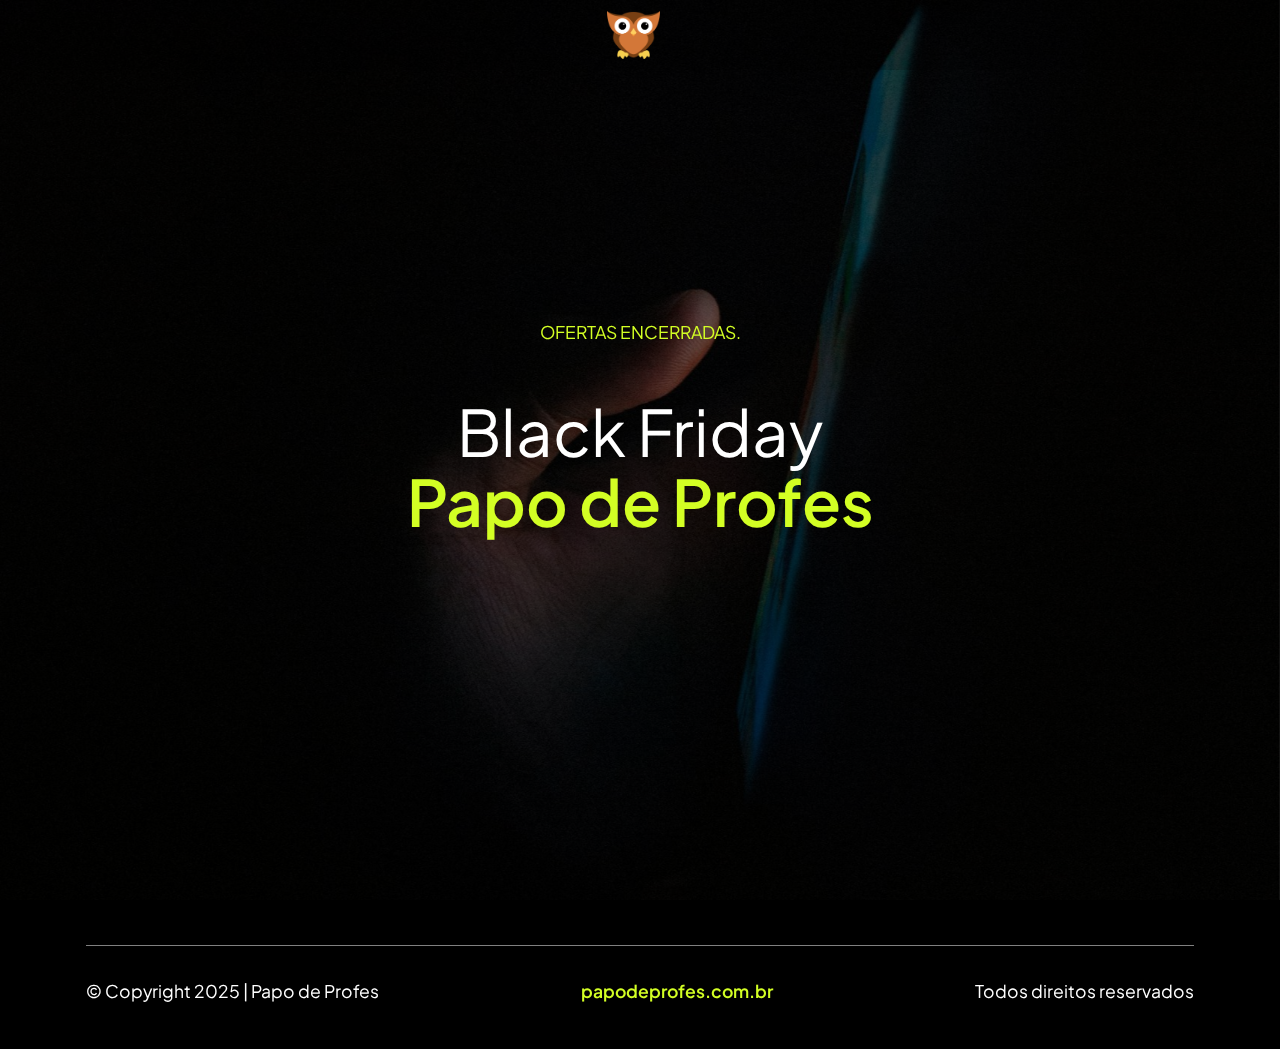
<file: index.html>
<!DOCTYPE html>
<html  >
<head>
  
  <meta charset="UTF-8">
  <meta http-equiv="X-UA-Compatible" content="IE=edge">
  
  <meta name="twitter:card" content="summary_large_image"/>
  <meta name="twitter:image:src" content="assets/images/index-meta.jpg">
  <meta property="og:image" content="assets/images/index-meta.jpg">
  <meta name="twitter:title" content="Black Friday do Papo de Profes">
  <meta name="viewport" content="width=device-width, initial-scale=1, minimum-scale=1">
  <link rel="shortcut icon" href="assets/images/coruja-novafundo-transparente.png-128x117.png" type="image/x-icon">
  <meta name="description" content="Uma vez por ano você tem acesso às nossas formações com condições especiais. É a oportunidade para investir na sua prática ou dar o primeiro passo rumo
à sua carreira de autônoma.">
  
  
  <title>Black Friday do Papo de Profes</title>
  <link rel="stylesheet" href="assets/web/assets/mobirise-icons2/mobirise2.css">
  <link rel="stylesheet" href="assets/bootstrap/css/bootstrap.min.css">
  <link rel="stylesheet" href="assets/parallax/jarallax.css">
  <link rel="stylesheet" href="assets/dropdown/css/style.css">
  <link rel="stylesheet" href="assets/socicon/css/styles.css">
  <link rel="stylesheet" href="assets/theme/css/style.css">
  <link rel="preload" href="https://fonts.googleapis.com/css?family=Plus+Jakarta+Sans:200,300,400,500,600,700,800,200i,300i,400i,500i,600i,700i,800i&display=swap" as="style" onload="this.onload=null;this.rel='stylesheet'">
  <noscript><link rel="stylesheet" href="https://fonts.googleapis.com/css?family=Plus+Jakarta+Sans:200,300,400,500,600,700,800,200i,300i,400i,500i,600i,700i,800i&display=swap"></noscript>
  <link rel="preload" as="style" href="assets/mobirise/css/mbr-additional.css?v=ozLV02"><link rel="stylesheet" href="assets/mobirise/css/mbr-additional.css?v=ozLV02" type="text/css">

  
  
  
</head>
<body>

<!-- Analytics -->
<!-- Meta Pixel Code -->
<script>
!function(f,b,e,v,n,t,s)
{if(f.fbq)return;n=f.fbq=function(){n.callMethod?
n.callMethod.apply(n,arguments):n.queue.push(arguments)};
if(!f._fbq)f._fbq=n;n.push=n;n.loaded=!0;n.version='2.0';
n.queue=[];t=b.createElement(e);t.async=!0;
t.src=v;s=b.getElementsByTagName(e)[0];
s.parentNode.insertBefore(t,s)}(window, document,'script',
'https://connect.facebook.net/en_US/fbevents.js');
fbq('init', '2709499579167743');
fbq('track', 'PageView');
</script>
<noscript><img height="1" width="1" style="display:none"
src="https://www.facebook.com/tr?id=2709499579167743&ev=PageView&noscript=1"
/></noscript>
<!-- End Meta Pixel Code -->
<!-- /Analytics -->


  
  <section data-bs-version="5.1" class="menu menu1 cid-v38mUGXE2Z" once="menu" id="amenu1-9">
    

    <nav class="navbar navbar-dropdown navbar-expand-lg">
        <div class="container">
            

            <div class="navbar-brand navbar-brand-main">
                <span class="navbar-logo">
                    <a href="#">
                        <img src="assets/images/coruja-novafundo-transparente.png-128x117.png" alt="" style="height: 3rem;">
                    </a>
                </span>
                
            </div>

            

            



            <div class="collapse navbar-collapse navbar-toggler-close" id="navbarSupportedContent">
                
                
                
                
                
            </div>
        </div>
    </nav>
</section>

<section data-bs-version="5.1" class="header02 patternm5 cid-v381n6vCDL mbr-fullscreen mbr-parallax-background" id="header02-2">
    

    
    <div class="mbr-overlay" style="opacity: 0.6; background-color: rgb(0, 0, 0);"></div>

    <div class="container-fluid">
        <div class="row">
            <div class="col-12">
                <div class="content-wrapper">
                    <p class="mbr-label mbr-fonts-style display-4">OFERTAS ENCERRADAS.</p>
                    <h2 class="mbr-section-title mbr-fonts-style display-1">Black Friday<div><strong><a href="index.html" class="text-secondary">Papo de Profes</a></strong></div></h2>
                    <div class="text-wrapper">
                        <p class="mbr-text mbr-fonts-style display-7"></p>
                    </div>
                    
                </div>
            </div>
        </div>
    </div>
</section>

<section data-bs-version="5.1" class="footer2 cid-t6WB8HwwQY" once="footers" id="footer02-6">

    

    

    <div class="container">
        <div class="row align-center mbr-white">
            <div class="col-12">
                <div class="line"></div>
            </div>

            <div class="col-12 d-flex">

                <p class="mbr-text mb-0 mbr-fonts-style display-4">
                    © Copyright 2025 | Papo de Profes</p>
                <p class="mbr-text mb-0 mbr-fonts-style display-4"><a href="https://papodeprofes.com.br" class="text-secondary" target="_blank">papodeprofes.com.br</a></p>
                <p class="mbr-text mb-0 mbr-fonts-style display-4">Todos direitos reservados</p>
            </div>
        </div>
    </div>
</section>


<script src="assets/bootstrap/js/bootstrap.bundle.min.js"></script>
  <script src="assets/parallax/jarallax.js"></script>
  <script src="assets/smoothscroll/smooth-scroll.js"></script>
  <script src="assets/ytplayer/index.js"></script>
  <script src="assets/dropdown/js/navbar-dropdown.js"></script>
  <script src="assets/theme/js/script.js"></script>
  
  
  
</body>
</html>
</file>
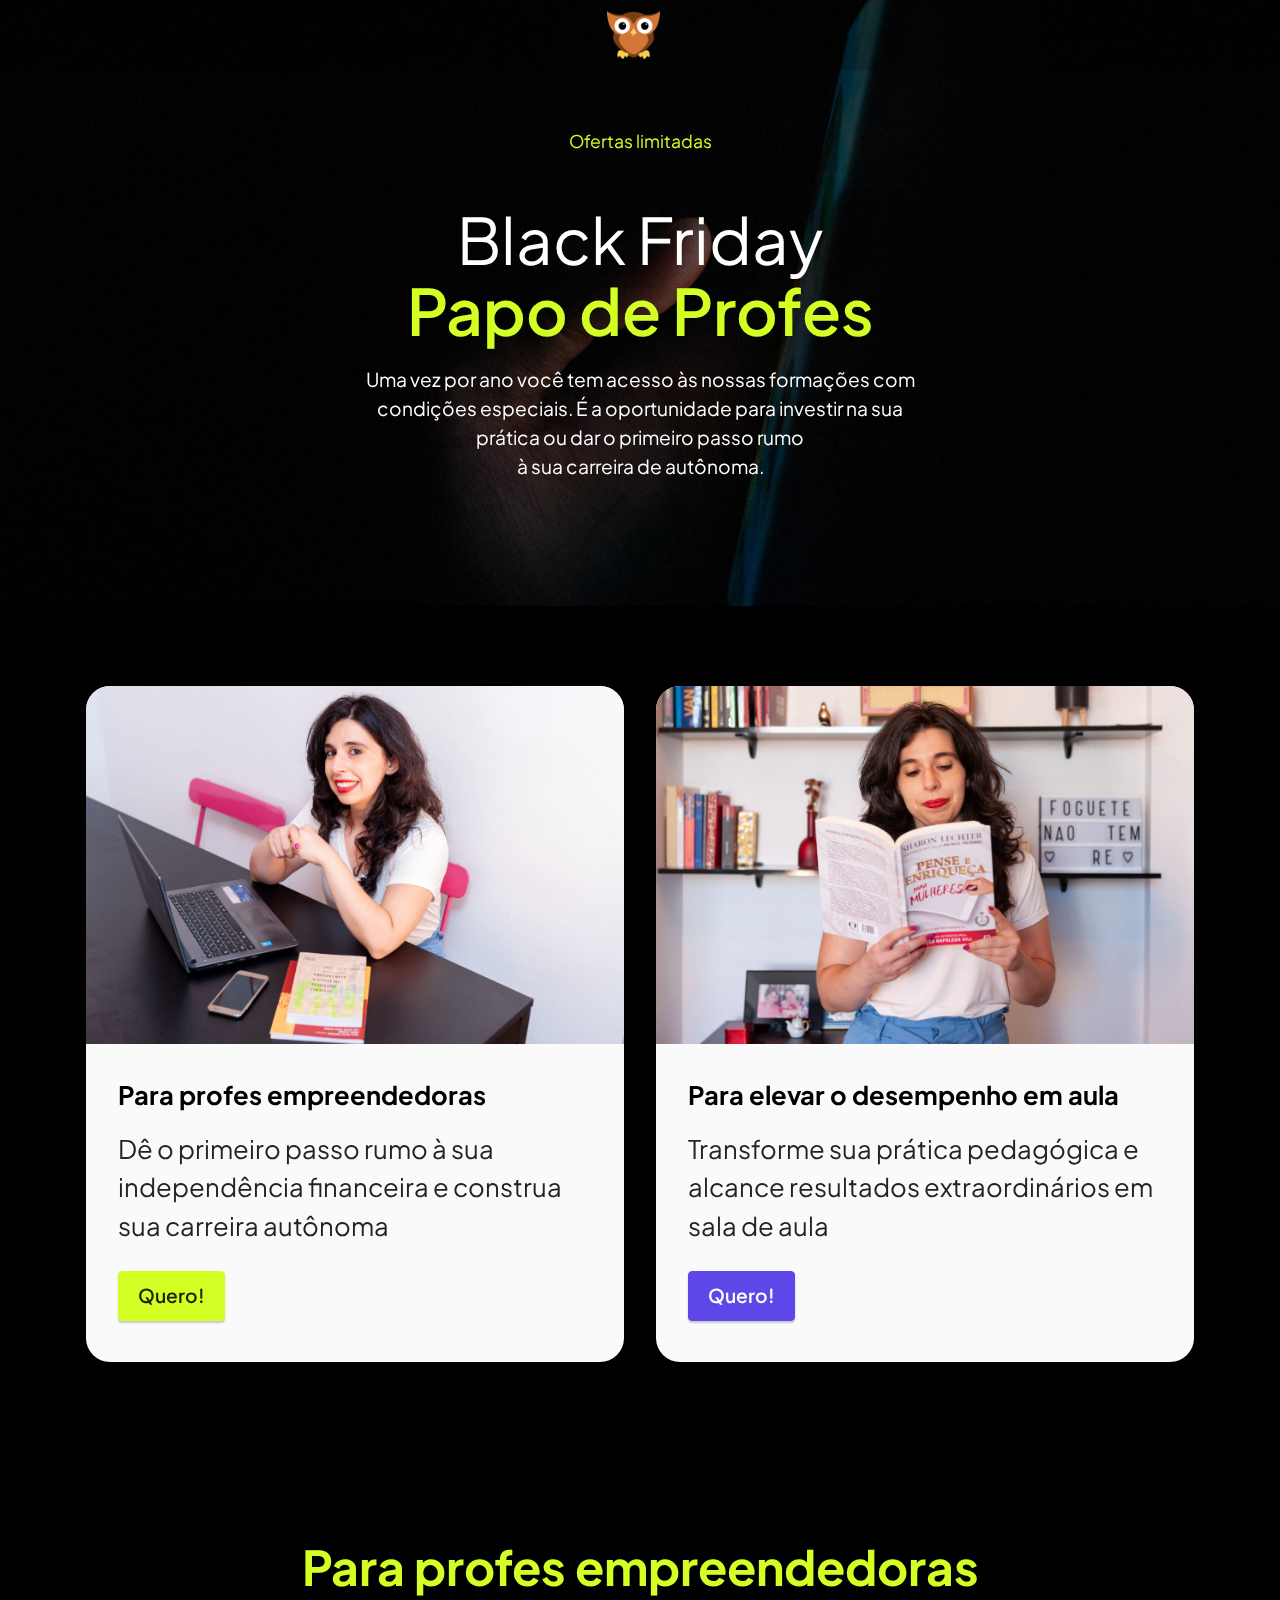
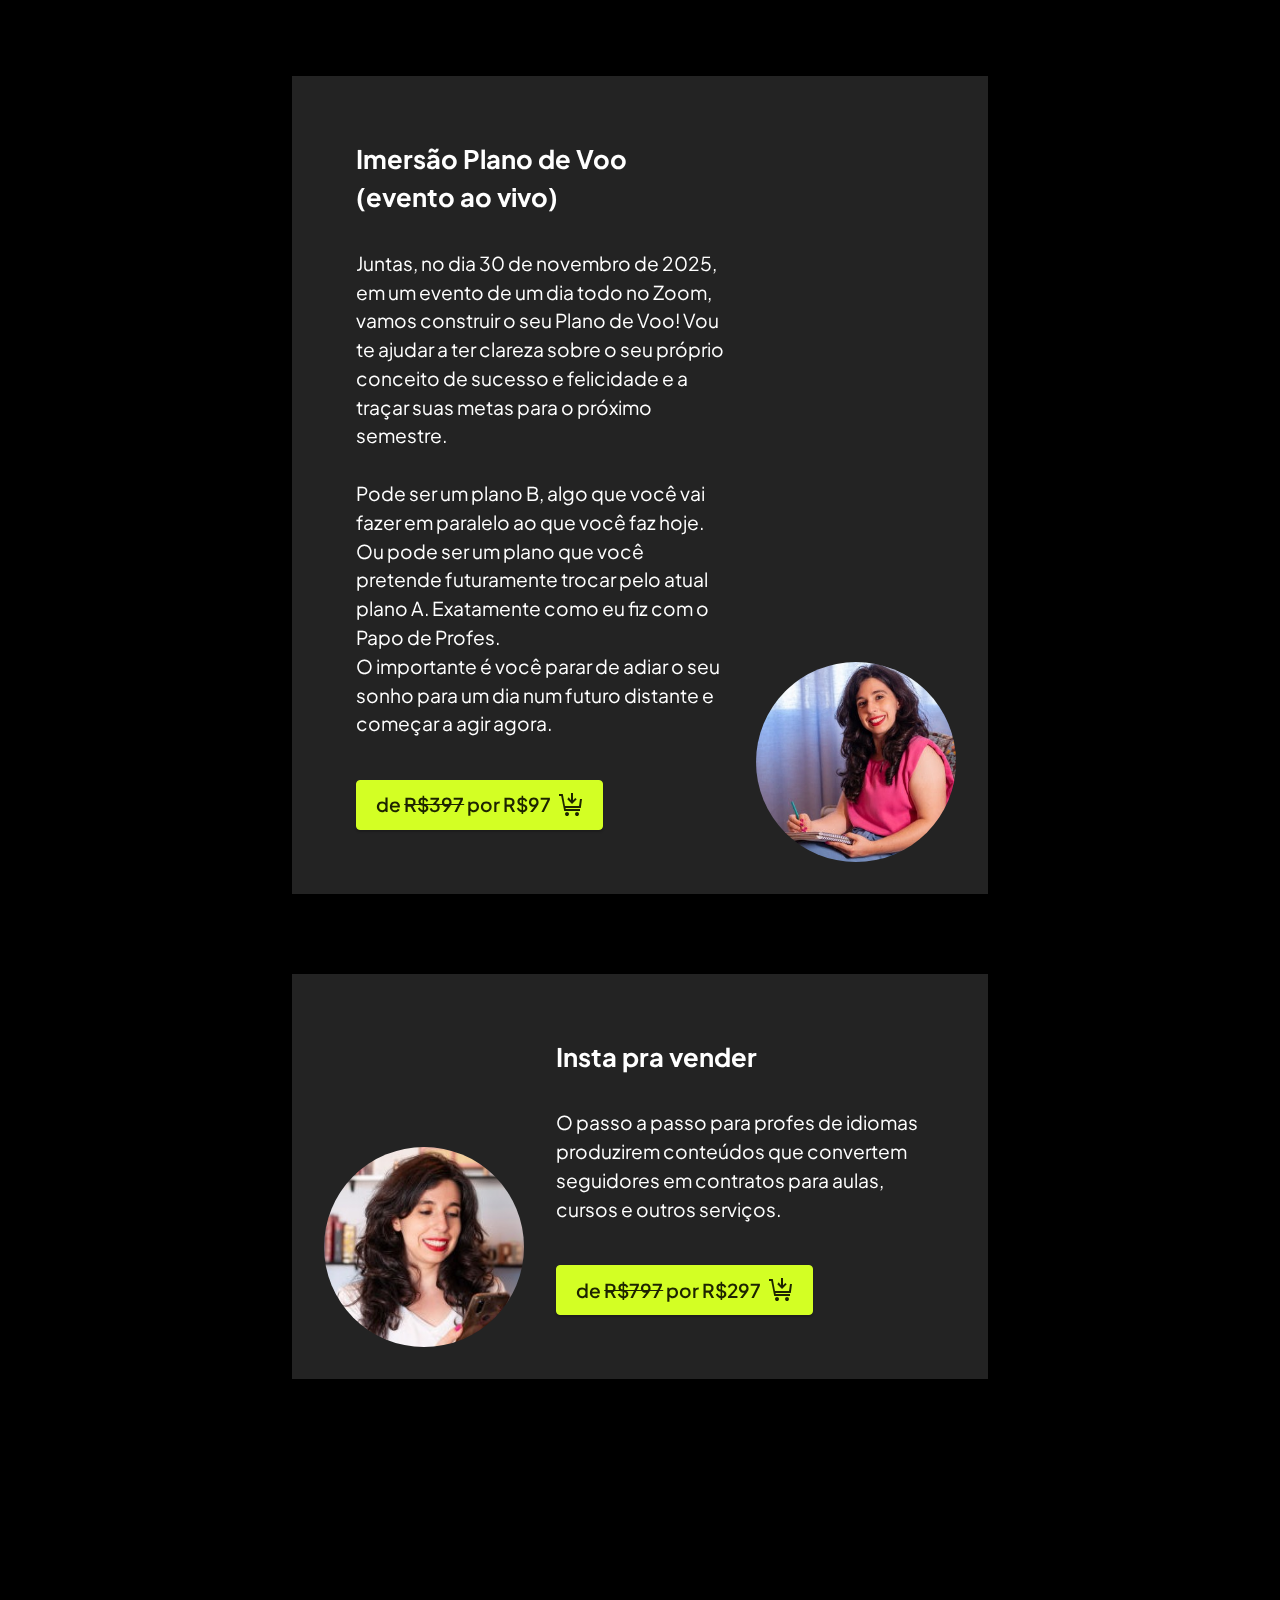
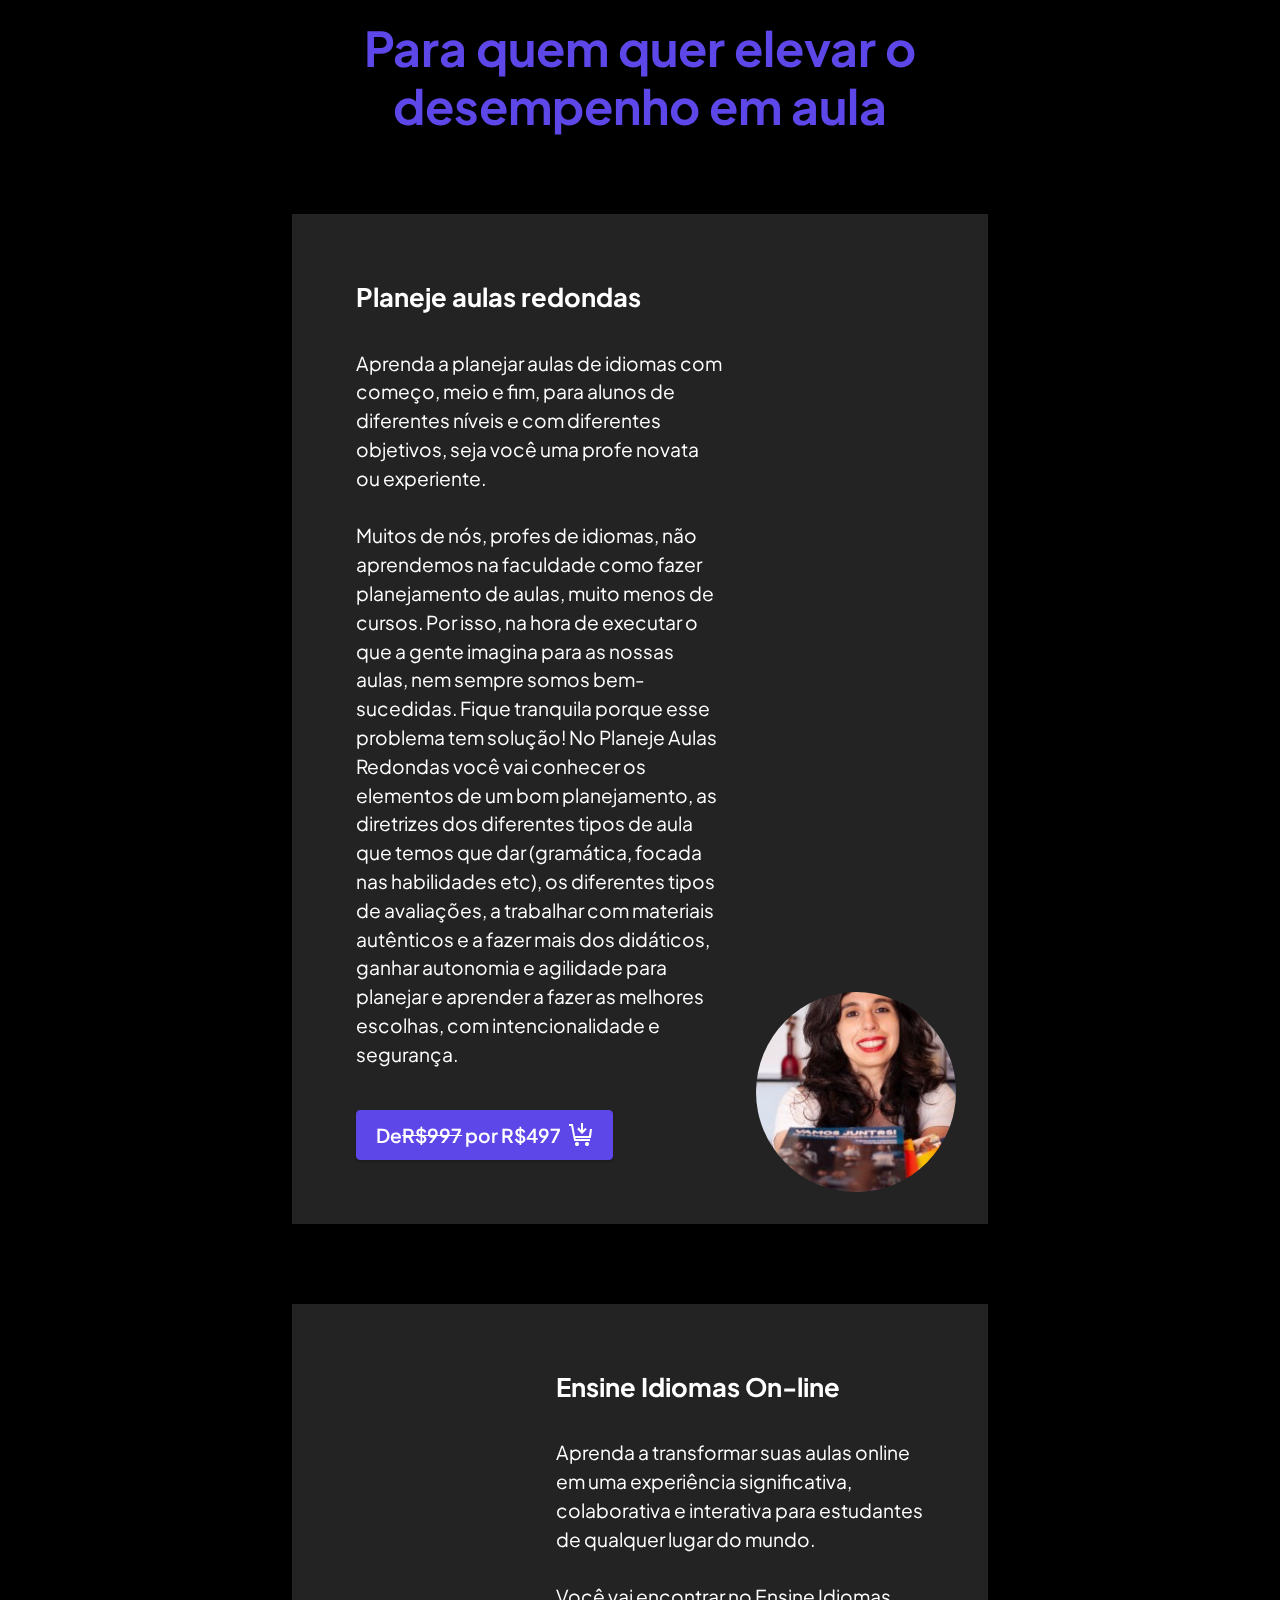
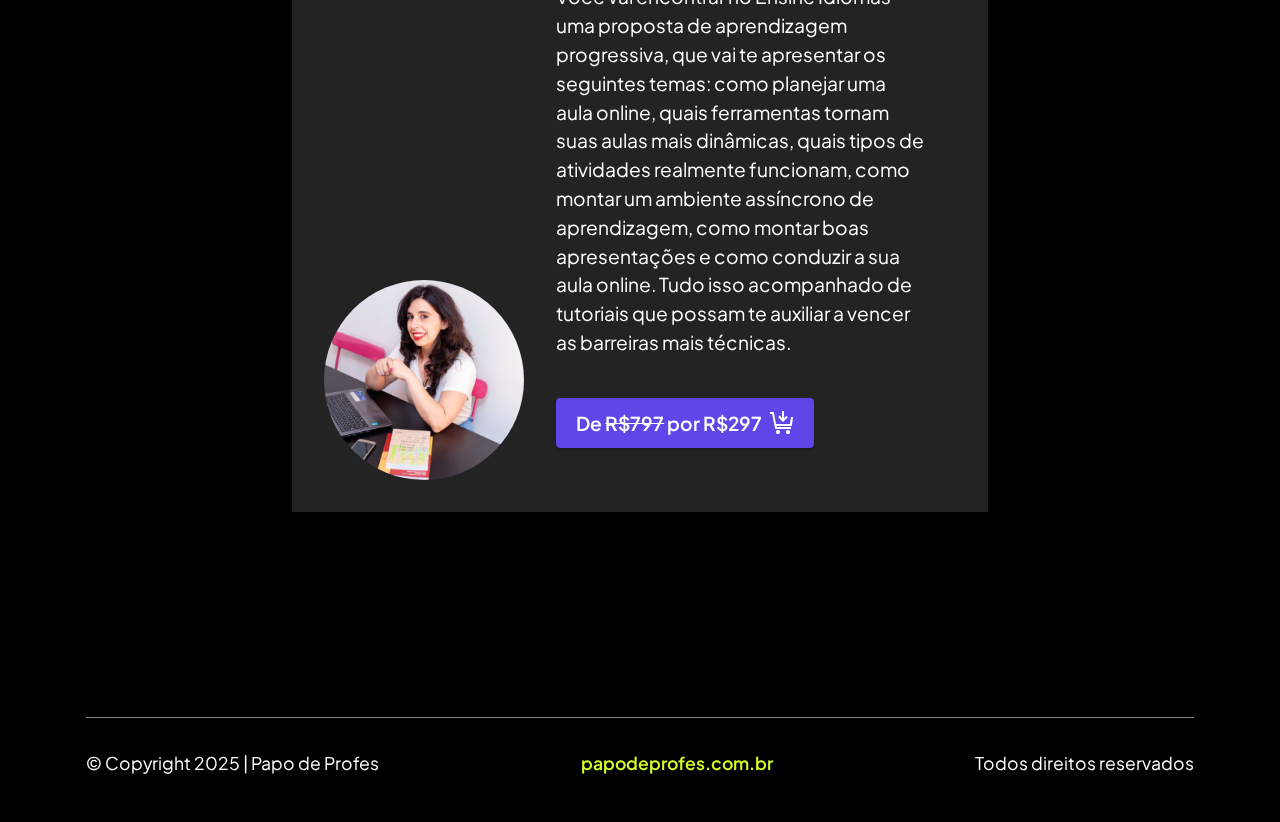
<file: page1.html>
<!DOCTYPE html>
<html  >
<head>
  
  <meta charset="UTF-8">
  <meta http-equiv="X-UA-Compatible" content="IE=edge">
  
  <meta name="twitter:card" content="summary_large_image"/>
  <meta name="twitter:image:src" content="assets/images/page1-meta.jpg">
  <meta property="og:image" content="assets/images/page1-meta.jpg">
  <meta name="twitter:title" content="Black Friday do Papo de Profes - bkp">
  <meta name="viewport" content="width=device-width, initial-scale=1, minimum-scale=1">
  <link rel="shortcut icon" href="assets/images/coruja-novafundo-transparente.png-128x117.png" type="image/x-icon">
  <meta name="description" content="Uma vez por ano você tem acesso às nossas formações com condições especiais. É a oportunidade para investir na sua prática ou dar o primeiro passo rumo
à sua carreira de autônoma.">
  
  
  <title>Black Friday do Papo de Profes - bkp</title>
  <link rel="stylesheet" href="assets/web/assets/mobirise-icons2/mobirise2.css">
  <link rel="stylesheet" href="assets/bootstrap/css/bootstrap.min.css">
  <link rel="stylesheet" href="assets/parallax/jarallax.css">
  <link rel="stylesheet" href="assets/dropdown/css/style.css">
  <link rel="stylesheet" href="assets/socicon/css/styles.css">
  <link rel="stylesheet" href="assets/theme/css/style.css">
  <link rel="preload" href="https://fonts.googleapis.com/css?family=Plus+Jakarta+Sans:200,300,400,500,600,700,800,200i,300i,400i,500i,600i,700i,800i&display=swap" as="style" onload="this.onload=null;this.rel='stylesheet'">
  <noscript><link rel="stylesheet" href="https://fonts.googleapis.com/css?family=Plus+Jakarta+Sans:200,300,400,500,600,700,800,200i,300i,400i,500i,600i,700i,800i&display=swap"></noscript>
  <link rel="preload" as="style" href="assets/mobirise/css/mbr-additional.css?v=IyMspo"><link rel="stylesheet" href="assets/mobirise/css/mbr-additional.css?v=IyMspo" type="text/css">

  
  
  
</head>
<body>

<!-- Analytics -->
<!-- Meta Pixel Code -->
<script>
!function(f,b,e,v,n,t,s)
{if(f.fbq)return;n=f.fbq=function(){n.callMethod?
n.callMethod.apply(n,arguments):n.queue.push(arguments)};
if(!f._fbq)f._fbq=n;n.push=n;n.loaded=!0;n.version='2.0';
n.queue=[];t=b.createElement(e);t.async=!0;
t.src=v;s=b.getElementsByTagName(e)[0];
s.parentNode.insertBefore(t,s)}(window, document,'script',
'https://connect.facebook.net/en_US/fbevents.js');
fbq('init', '2709499579167743');
fbq('track', 'PageView');
</script>
<noscript><img height="1" width="1" style="display:none"
src="https://www.facebook.com/tr?id=2709499579167743&ev=PageView&noscript=1"
/></noscript>
<!-- End Meta Pixel Code -->
<!-- /Analytics -->


  
  <section data-bs-version="5.1" class="menu menu1 cid-v4VTEHbqJ8" once="menu" id="amenu1-a">
    

    <nav class="navbar navbar-dropdown navbar-expand-lg">
        <div class="container">
            

            <div class="navbar-brand navbar-brand-main">
                <span class="navbar-logo">
                    <a href="#">
                        <img src="assets/images/coruja-novafundo-transparente.png-128x117.png" alt="" style="height: 3rem;">
                    </a>
                </span>
                
            </div>

            

            



            <div class="collapse navbar-collapse navbar-toggler-close" id="navbarSupportedContent">
                
                
                
                
                
            </div>
        </div>
    </nav>
</section>

<section data-bs-version="5.1" class="header02 patternm5 cid-v4VTEHMcKN mbr-parallax-background" id="header02-b">
    

    
    <div class="mbr-overlay" style="opacity: 0.6; background-color: rgb(0, 0, 0);"></div>

    <div class="container">
        <div class="row">
            <div class="col-12">
                <div class="content-wrapper">
                    <p class="mbr-label mbr-fonts-style display-4">
                        Ofertas limitadas</p>
                    <h2 class="mbr-section-title mbr-fonts-style display-1">Black Friday<div><strong><a href="index.html" class="text-secondary">Papo de Profes</a></strong></div></h2>
                    <div class="text-wrapper">
                        <p class="mbr-text mbr-fonts-style display-7">
                            Uma vez por ano você tem acesso às nossas formações com condições especiais. É a oportunidade para investir na sua prática ou dar o primeiro passo rumo <br>à sua carreira de autônoma.
                        </p>
                    </div>
                    
                </div>
            </div>
        </div>
    </div>
</section>

<section data-bs-version="5.1" class="features4 cid-v4VTEI4Z4N" id="features04-c">
    
    
    <div class="container">
        
        <div class="row mt-4">
            <div class="item features-image col-12 col-md-6 col-lg-6">
                <div class="item-wrapper">
                    <div class="item-img">
                        <img src="assets/images/danipechi-260222-16.jpg-1256x834.jpg" alt="">
                    </div>
                    <div class="item-content align-left">
                        <h5 class="item-title mbr-fonts-style display-5"><strong>Para profes empreendedoras</strong></h5>
                        
                        <p class="mbr-text mbr-fonts-style mt-3 display-5">Dê o primeiro passo rumo à sua independência financeira e construa sua carreira autônoma<br></p>
                    </div>
                    <div class="mbr-section-btn item-footer mt-2"><a href="index.html#features02-4" class="btn item-btn btn-secondary display-7" target="_blank">Quero!</a></div>
                </div>
            </div><div class="item features-image col-12 col-md-6 col-lg-6">
                <div class="item-wrapper">
                    <div class="item-img">
                        <img src="assets/images/danipechi-260222-8.jpg-1256x834.jpg" alt="" data-slide-to="1" data-bs-slide-to="2">
                    </div>
                    <div class="item-content align-left">
                        <h5 class="item-title mbr-fonts-style display-5"><strong>Para elevar o desempenho em aula</strong></h5>
                        
                        <p class="mbr-text mbr-fonts-style mt-3 display-5">Transforme sua prática pedagógica e alcance resultados extraordinários em sala de aula<br></p>
                    </div>
                    <div class="mbr-section-btn item-footer mt-2"><a href="index.html#features02-8" class="btn item-btn btn-primary display-7" target="_blank">Quero!</a></div>
                </div>
            </div>
            

        </div>
    </div>
</section>

<section data-bs-version="5.1" class="features02 strengthm5 cid-v4VTEIox0P" id="features02-d">
    

    
    

    <div class="container-fluid">
        <div class="row justify-content-center">
            <div class="col-12 col-lg-7">
                <div class="content-wrapper">
                    
                    <div class="title-wrapper">
                        <h2 class="mbr-section-title mbr-fonts-style display-2"><strong>Para profes empreendedoras</strong></h2>
                        
                    </div>
                    <div class="text-wrapper">
                        
                    </div>
                </div>
                <div class="items-wrapper">
                    <div class="item features-image">
                        <div class="item-wrapper">
                            <div class="item-img image_1">
                                <img class="little-radius" src="assets/images/danipechi-260222-4.jpg-400x602.jpeg" alt="">
                            </div>
                            
                            <div class="card-box">
                                <h4 class="card-title mbr-fonts-style display-5"><strong>Imersão Plano de Voo (evento ao vivo)</strong></h4>
                                <p class="card-text mbr-fonts-style display-7">Juntas, no dia 30 de novembro de 2025, em um evento de um dia todo no Zoom, vamos construir o seu Plano de Voo! Vou te ajudar a ter clareza sobre o seu próprio conceito de sucesso e felicidade e a traçar suas metas para o próximo semestre. <br><br>Pode ser um plano B, algo que você vai fazer em paralelo ao que você faz hoje. Ou pode ser um plano que você pretende futuramente trocar pelo atual plano A. Exatamente como eu fiz com o Papo de Profes.<br>O importante é você parar de adiar o seu sonho para um dia num futuro distante e começar a agir agora.<br></p>
                                
                                <div class="mbr-section-btn"><a class="btn btn-secondary display-7" href="https://chk.eduzz.com/6lknetxa" target="_blank"><span class="mobi-mbri mobi-mbri-cart-add mbr-iconfont mbr-iconfont-btn"></span>
                                        
                                        de&nbsp;<s>R$397</s>&nbsp;por R$97</a></div>
                            </div>
                        </div>
                    </div>
                    <div class="item features-image">
                        <div class="item-wrapper card_2">
                            <div class="item-img image_2">
                                <img class="little-radius" src="assets/images/danipechi-260222-12.jpg-400x266.jpeg" alt="">
                            </div>
                            
                            <div class="card-box">
                                <h4 class="card-title mbr-fonts-style display-5"><strong>Insta pra vender</strong></h4>
                                <p class="card-text mbr-fonts-style display-7">
                                    O passo a passo para profes de idiomas produzirem conteúdos que convertem seguidores em contratos para aulas, cursos e outros serviços.
                                </p>
                                
                                <div class="mbr-section-btn"><a class="btn btn-secondary display-7" href="https://chk.eduzz.com/kfekcjmu" target="_blank"><span class="mobi-mbri mobi-mbri-cart-add mbr-iconfont mbr-iconfont-btn"></span>
                                        de&nbsp;<s>R$797</s>&nbsp;por R$297</a></div>
                            </div>
                        </div>
                    </div>
                    
                </div>
            </div>
        </div>
    </div>
</section>

<section data-bs-version="5.1" class="features02 strengthm5 cid-v4VTEIFZ90" id="features02-e">
    

    
    

    <div class="container-fluid">
        <div class="row justify-content-center">
            <div class="col-12 col-lg-7">
                <div class="content-wrapper">
                    
                    <div class="title-wrapper">
                        <h2 class="mbr-section-title mbr-fonts-style display-2"><strong>Para quem quer elevar o </strong><br><strong>desempenho&nbsp;</strong><strong>em aula</strong></h2>
                        
                    </div>
                    <div class="text-wrapper">
                        
                    </div>
                </div>
                <div class="items-wrapper">
                    <div class="item features-image">
                        <div class="item-wrapper">
                            <div class="item-img image_1">
                                <img class="little-radius" src="assets/images/danipechi-260222-13.jpg-400x266.jpeg" alt="">
                            </div>
                            
                            <div class="card-box">
                                <h4 class="card-title mbr-fonts-style display-5"><strong>Planeje aulas redondas&nbsp;</strong></h4>
                                <p class="card-text mbr-fonts-style display-7">Aprenda a planejar aulas de idiomas com começo, meio e fim, para alunos de diferentes níveis e com diferentes objetivos, seja você uma profe novata ou experiente.<br><br>Muitos de nós, profes de idiomas, não aprendemos na faculdade como fazer planejamento de aulas, muito menos de cursos. Por isso, na hora de executar o que a gente imagina para as nossas aulas, nem sempre somos bem-sucedidas. Fique tranquila porque esse problema tem solução! No Planeje Aulas Redondas você vai conhecer os elementos de um bom planejamento, as diretrizes dos diferentes tipos de aula que temos que dar (gramática, focada nas habilidades etc), os diferentes tipos de avaliações, a trabalhar com materiais autênticos e a fazer mais dos didáticos, ganhar autonomia e agilidade para planejar e aprender a fazer as melhores escolhas, com intencionalidade e segurança.<br></p>
                                
                                <div class="mbr-section-btn"><a class="btn btn-primary display-7" href="https://chk.eduzz.com/y6rwkw5u" target="_blank"><span class="mobi-mbri mobi-mbri-cart-add mbr-iconfont mbr-iconfont-btn"></span>
                                        
                                        De <s>R$997</s>&nbsp;por R$497
                                    </a></div>
                            </div>
                        </div>
                    </div>
                    <div class="item features-image">
                        <div class="item-wrapper card_2">
                            <div class="item-img image_2">
                                <img class="little-radius" src="assets/images/danipechi-260222-16.jpg-400x266.jpg" alt="">
                            </div>
                            
                            <div class="card-box">
                                <h4 class="card-title mbr-fonts-style display-5"><strong>Ensine Idiomas On-line</strong></h4>
                                <p class="card-text mbr-fonts-style display-7">Aprenda a transformar suas aulas online em uma experiência significativa, colaborativa e interativa para estudantes de qualquer lugar do mundo.<br><br>Você vai encontrar no Ensine Idiomas uma proposta de aprendizagem progressiva, que vai te apresentar os seguintes temas: como planejar uma aula online, quais ferramentas tornam suas aulas mais dinâmicas, quais tipos de atividades realmente funcionam, como montar um ambiente assíncrono de aprendizagem, como montar boas apresentações e como conduzir a sua aula online. Tudo isso acompanhado de tutoriais que possam te auxiliar a vencer as barreiras mais técnicas.<br></p>
                                
                                <div class="mbr-section-btn"><a class="btn btn-primary display-7" href="https://chk.eduzz.com/jma3c6vp" target="_blank"><span class="mobi-mbri mobi-mbri-cart-add mbr-iconfont mbr-iconfont-btn"></span>
                                        
                                        De&nbsp;<s>R$797</s>&nbsp;por R$297</a></div>
                            </div>
                        </div>
                    </div>
                    
                </div>
            </div>
        </div>
    </div>
</section>

<section data-bs-version="5.1" class="footer2 cid-v4VTEIRwkf" once="footers" id="footer02-f">

    

    

    <div class="container">
        <div class="row align-center mbr-white">
            <div class="col-12">
                <div class="line"></div>
            </div>

            <div class="col-12 d-flex">

                <p class="mbr-text mb-0 mbr-fonts-style display-4">
                    © Copyright 2025 | Papo de Profes</p>
                <p class="mbr-text mb-0 mbr-fonts-style display-4"><a href="https://papodeprofes.com.br" class="text-secondary" target="_blank">papodeprofes.com.br</a></p>
                <p class="mbr-text mb-0 mbr-fonts-style display-4">Todos direitos reservados</p>
            </div>
        </div>
    </div>
</section>


<script src="assets/bootstrap/js/bootstrap.bundle.min.js"></script>
  <script src="assets/parallax/jarallax.js"></script>
  <script src="assets/smoothscroll/smooth-scroll.js"></script>
  <script src="assets/ytplayer/index.js"></script>
  <script src="assets/dropdown/js/navbar-dropdown.js"></script>
  <script src="assets/theme/js/script.js"></script>
  
  
  
</body>
</html>
</file>
<file: assets/web/assets/mobirise-icons2/mobirise2.css>
@font-face {
  font-family: 'Moririse2';
  font-display: swap;
  src:  url('mobirise2.eot?f2bix4');
  src:  url('mobirise2.eot?f2bix4#iefix') format('embedded-opentype'),
    url('mobirise2.ttf?f2bix4') format('truetype'),
    url('mobirise2.woff?f2bix4') format('woff'),
    url('mobirise2.svg?f2bix4#mobirise2') format('svg');
  font-weight: normal;
  font-style: normal;
}

[class^="mobi-"], [class*=" mobi-"] {
  /* use !important to prevent issues with browser extensions that change fonts */
  font-family: 'Moririse2' !important;
  speak: none;
  font-style: normal;
  font-weight: normal;
  font-variant: normal;
  text-transform: none;
  line-height: 1;

  /* Better Font Rendering =========== */
  -webkit-font-smoothing: antialiased;
  -moz-osx-font-smoothing: grayscale;
}

.mobi-mbri-add-submenu:before {
  content: "\e900";
}
.mobi-mbri-alert:before {
  content: "\e901";
}
.mobi-mbri-align-center:before {
  content: "\e902";
}
.mobi-mbri-align-justify:before {
  content: "\e903";
}
.mobi-mbri-align-left:before {
  content: "\e904";
}
.mobi-mbri-align-right:before {
  content: "\e905";
}
.mobi-mbri-android:before {
  content: "\e906";
}
.mobi-mbri-apple:before {
  content: "\e907";
}
.mobi-mbri-arrow-down:before {
  content: "\e908";
}
.mobi-mbri-arrow-next:before {
  content: "\e909";
}
.mobi-mbri-arrow-prev:before {
  content: "\e90a";
}
.mobi-mbri-arrow-up:before {
  content: "\e90b";
}
.mobi-mbri-bold:before {
  content: "\e90c";
}
.mobi-mbri-bookmark:before {
  content: "\e90d";
}
.mobi-mbri-bootstrap:before {
  content: "\e90e";
}
.mobi-mbri-briefcase:before {
  content: "\e90f";
}
.mobi-mbri-browse:before {
  content: "\e910";
}
.mobi-mbri-bulleted-list:before {
  content: "\e911";
}
.mobi-mbri-calendar:before {
  content: "\e912";
}
.mobi-mbri-camera:before {
  content: "\e913";
}
.mobi-mbri-cart-add:before {
  content: "\e914";
}
.mobi-mbri-cart-full:before {
  content: "\e915";
}
.mobi-mbri-cash:before {
  content: "\e916";
}
.mobi-mbri-change-style:before {
  content: "\e917";
}
.mobi-mbri-chat:before {
  content: "\e918";
}
.mobi-mbri-clock:before {
  content: "\e919";
}
.mobi-mbri-close:before {
  content: "\e91a";
}
.mobi-mbri-cloud:before {
  content: "\e91b";
}
.mobi-mbri-code:before {
  content: "\e91c";
}
.mobi-mbri-contact-form:before {
  content: "\e91d";
}
.mobi-mbri-credit-card:before {
  content: "\e91e";
}
.mobi-mbri-cursor-click:before {
  content: "\e91f";
}
.mobi-mbri-cust-feedback:before {
  content: "\e920";
}
.mobi-mbri-database:before {
  content: "\e921";
}
.mobi-mbri-delivery:before {
  content: "\e922";
}
.mobi-mbri-desktop:before {
  content: "\e923";
}
.mobi-mbri-devices:before {
  content: "\e924";
}
.mobi-mbri-down:before {
  content: "\e925";
}
.mobi-mbri-download-2:before {
  content: "\e926";
}
.mobi-mbri-download:before {
  content: "\e927";
}
.mobi-mbri-drag-n-drop-2:before {
  content: "\e928";
}
.mobi-mbri-drag-n-drop:before {
  content: "\e929";
}
.mobi-mbri-edit-2:before {
  content: "\e92a";
}
.mobi-mbri-edit:before {
  content: "\e92b";
}
.mobi-mbri-error:before {
  content: "\e92c";
}
.mobi-mbri-extension:before {
  content: "\e92d";
}
.mobi-mbri-features:before {
  content: "\e92e";
}
.mobi-mbri-file:before {
  content: "\e92f";
}
.mobi-mbri-flag:before {
  content: "\e930";
}
.mobi-mbri-folder:before {
  content: "\e931";
}
.mobi-mbri-gift:before {
  content: "\e932";
}
.mobi-mbri-github:before {
  content: "\e933";
}
.mobi-mbri-globe-2:before {
  content: "\e934";
}
.mobi-mbri-globe:before {
  content: "\e935";
}
.mobi-mbri-growing-chart:before {
  content: "\e936";
}
.mobi-mbri-hearth:before {
  content: "\e937";
}
.mobi-mbri-help:before {
  content: "\e938";
}
.mobi-mbri-home:before {
  content: "\e939";
}
.mobi-mbri-hot-cup:before {
  content: "\e93a";
}
.mobi-mbri-idea:before {
  content: "\e93b";
}
.mobi-mbri-image-gallery:before {
  content: "\e93c";
}
.mobi-mbri-image-slider:before {
  content: "\e93d";
}
.mobi-mbri-info:before {
  content: "\e93e";
}
.mobi-mbri-italic:before {
  content: "\e93f";
}
.mobi-mbri-key:before {
  content: "\e940";
}
.mobi-mbri-laptop:before {
  content: "\e941";
}
.mobi-mbri-layers:before {
  content: "\e942";
}
.mobi-mbri-left-right:before {
  content: "\e943";
}
.mobi-mbri-left:before {
  content: "\e944";
}
.mobi-mbri-letter:before {
  content: "\e945";
}
.mobi-mbri-like:before {
  content: "\e946";
}
.mobi-mbri-link:before {
  content: "\e947";
}
.mobi-mbri-lock:before {
  content: "\e948";
}
.mobi-mbri-login:before {
  content: "\e949";
}
.mobi-mbri-logout:before {
  content: "\e94a";
}
.mobi-mbri-magic-stick:before {
  content: "\e94b";
}
.mobi-mbri-map-pin:before {
  content: "\e94c";
}
.mobi-mbri-menu:before {
  content: "\e94d";
}
.mobi-mbri-mobile-2:before {
  content: "\e94e";
}
.mobi-mbri-mobile-horizontal:before {
  content: "\e94f";
}
.mobi-mbri-mobile:before {
  content: "\e950";
}
.mobi-mbri-mobirise:before {
  content: "\e951";
}
.mobi-mbri-more-horizontal:before {
  content: "\e952";
}
.mobi-mbri-more-vertical:before {
  content: "\e953";
}
.mobi-mbri-music:before {
  content: "\e954";
}
.mobi-mbri-new-file:before {
  content: "\e955";
}
.mobi-mbri-numbered-list:before {
  content: "\e956";
}
.mobi-mbri-opened-folder:before {
  content: "\e957";
}
.mobi-mbri-pages:before {
  content: "\e958";
}
.mobi-mbri-paper-plane:before {
  content: "\e959";
}
.mobi-mbri-paperclip:before {
  content: "\e95a";
}
.mobi-mbri-phone:before {
  content: "\e95b";
}
.mobi-mbri-photo:before {
  content: "\e95c";
}
.mobi-mbri-photos:before {
  content: "\e95d";
}
.mobi-mbri-pin:before {
  content: "\e95e";
}
.mobi-mbri-play:before {
  content: "\e95f";
}
.mobi-mbri-plus:before {
  content: "\e960";
}
.mobi-mbri-preview:before {
  content: "\e961";
}
.mobi-mbri-print:before {
  content: "\e962";
}
.mobi-mbri-protect:before {
  content: "\e963";
}
.mobi-mbri-question:before {
  content: "\e964";
}
.mobi-mbri-quote-left:before {
  content: "\e965";
}
.mobi-mbri-quote-right:before {
  content: "\e966";
}
.mobi-mbri-redo:before {
  content: "\e967";
}
.mobi-mbri-refresh:before {
  content: "\e968";
}
.mobi-mbri-responsive-2:before {
  content: "\e969";
}
.mobi-mbri-responsive:before {
  content: "\e96a";
}
.mobi-mbri-right:before {
  content: "\e96b";
}
.mobi-mbri-rocket:before {
  content: "\e96c";
}
.mobi-mbri-sad-face:before {
  content: "\e96d";
}
.mobi-mbri-sale:before {
  content: "\e96e";
}
.mobi-mbri-save:before {
  content: "\e96f";
}
.mobi-mbri-search:before {
  content: "\e970";
}
.mobi-mbri-setting-2:before {
  content: "\e971";
}
.mobi-mbri-setting-3:before {
  content: "\e972";
}
.mobi-mbri-setting:before {
  content: "\e973";
}
.mobi-mbri-share:before {
  content: "\e974";
}
.mobi-mbri-shopping-bag:before {
  content: "\e975";
}
.mobi-mbri-shopping-basket:before {
  content: "\e976";
}
.mobi-mbri-shopping-cart:before {
  content: "\e977";
}
.mobi-mbri-sites:before {
  content: "\e978";
}
.mobi-mbri-smile-face:before {
  content: "\e979";
}
.mobi-mbri-speed:before {
  content: "\e97a";
}
.mobi-mbri-star:before {
  content: "\e97b";
}
.mobi-mbri-success:before {
  content: "\e97c";
}
.mobi-mbri-sun:before {
  content: "\e97d";
}
.mobi-mbri-sun2:before {
  content: "\e97e";
}
.mobi-mbri-tablet-vertical:before {
  content: "\e97f";
}
.mobi-mbri-tablet:before {
  content: "\e980";
}
.mobi-mbri-target:before {
  content: "\e981";
}
.mobi-mbri-timer:before {
  content: "\e982";
}
.mobi-mbri-to-ftp:before {
  content: "\e983";
}
.mobi-mbri-to-local-drive:before {
  content: "\e984";
}
.mobi-mbri-touch-swipe:before {
  content: "\e985";
}
.mobi-mbri-touch:before {
  content: "\e986";
}
.mobi-mbri-trash:before {
  content: "\e987";
}
.mobi-mbri-underline:before {
  content: "\e988";
}
.mobi-mbri-undo:before {
  content: "\e989";
}
.mobi-mbri-unlink:before {
  content: "\e98a";
}
.mobi-mbri-unlock:before {
  content: "\e98b";
}
.mobi-mbri-up-down:before {
  content: "\e98c";
}
.mobi-mbri-up:before {
  content: "\e98d";
}
.mobi-mbri-update:before {
  content: "\e98e";
}
.mobi-mbri-upload-2:before {
  content: "\e98f";
}
.mobi-mbri-upload:before {
  content: "\e990";
}
.mobi-mbri-user-2:before {
  content: "\e991";
}
.mobi-mbri-user:before {
  content: "\e992";
}
.mobi-mbri-users:before {
  content: "\e993";
}
.mobi-mbri-video-play:before {
  content: "\e994";
}
.mobi-mbri-video:before {
  content: "\e995";
}
.mobi-mbri-watch:before {
  content: "\e996";
}
.mobi-mbri-website-theme-2:before {
  content: "\e997";
}
.mobi-mbri-website-theme:before {
  content: "\e998";
}
.mobi-mbri-wifi:before {
  content: "\e999";
}
.mobi-mbri-windows:before {
  content: "\e99a";
}
.mobi-mbri-zoom-in:before {
  content: "\e99b";
}
.mobi-mbri-zoom-out:before {
  content: "\e99c";
}
</file>
<file: assets/parallax/jarallax.css>
.jarallax {
    position: relative;
    z-index: 0;
}
.jarallax > .jarallax-img {
    position: absolute;
    object-fit: cover;
    /* support for plugin https://github.com/bfred-it/object-fit-images */
    font-family: 'object-fit: cover;';
    top: 0;
    left: 0;
    width: 100%;
    height: 100%;
    z-index: -1;
}
</file>
<file: assets/dropdown/css/style.css>
.navbar-dropdown {
  left: 0;
  padding: 0;
  position: absolute;
  right: 0;
  top: 0;
  transition: all 0.45s ease;
  z-index: 1030;
  background: #282828; }
  .navbar-dropdown .navbar-logo {
    margin-right: 0.8rem;
    transition: margin 0.3s ease-in-out;
    vertical-align: middle; }
    .navbar-dropdown .navbar-logo img {
      height: 3.125rem;
      transition: all 0.3s ease-in-out; }
    .navbar-dropdown .navbar-logo.mbr-iconfont {
      font-size: 3.125rem;
      line-height: 3.125rem; }
  .navbar-dropdown .navbar-caption {
    font-weight: 700;
    white-space: normal;
    vertical-align: -4px;
    line-height: 3.125rem !important; }
    .navbar-dropdown .navbar-caption, .navbar-dropdown .navbar-caption:hover {
      color: inherit;
      text-decoration: none; }
  .navbar-dropdown .mbr-iconfont + .navbar-caption {
    vertical-align: -1px; }
  .navbar-dropdown.navbar-fixed-top {
    position: fixed; }
  .navbar-dropdown .navbar-brand span {
    vertical-align: -4px; }
  .navbar-dropdown.bg-color.transparent {
    background: none; }
  .navbar-dropdown.navbar-short .navbar-brand {
    padding: 0.625rem 0; }
    .navbar-dropdown.navbar-short .navbar-brand span {
      vertical-align: -1px; }
  .navbar-dropdown.navbar-short .navbar-caption {
    line-height: 2.375rem !important;
    vertical-align: -2px; }
  .navbar-dropdown.navbar-short .navbar-logo {
    margin-right: 0.5rem; }
    .navbar-dropdown.navbar-short .navbar-logo img {
      height: 2.375rem; }
    .navbar-dropdown.navbar-short .navbar-logo.mbr-iconfont {
      font-size: 2.375rem;
      line-height: 2.375rem; }
  .navbar-dropdown.navbar-short .mbr-table-cell {
    height: 3.625rem; }
  .navbar-dropdown .navbar-close {
    left: 0.6875rem;
    position: fixed;
    top: 0.75rem;
    z-index: 1000; }
  .navbar-dropdown .hamburger-icon {
    content: "";
    display: inline-block;
    vertical-align: middle;
    width: 16px;
    -webkit-box-shadow: 0 -6px 0 1px #282828,0 0 0 1px #282828,0 6px 0 1px #282828;
    -moz-box-shadow: 0 -6px 0 1px #282828,0 0 0 1px #282828,0 6px 0 1px #282828;
    box-shadow: 0 -6px 0 1px #282828,0 0 0 1px #282828,0 6px 0 1px #282828; }

.dropdown-menu .dropdown-toggle[data-toggle="dropdown-submenu"]::after {
  border-bottom: 0.35em solid transparent;
  border-left: 0.35em solid;
  border-right: 0;
  border-top: 0.35em solid transparent;
  margin-left: 0.3rem; }

.dropdown-menu .dropdown-item:focus {
  outline: 0; }

.nav-dropdown {
  font-size: 0.75rem;
  font-weight: 500;
  height: auto !important; }
  .nav-dropdown .nav-btn {
    padding-left: 1rem; }
  .nav-dropdown .link {
    margin: .667em 1.667em;
    font-weight: 500;
    padding: 0;
    transition: color .2s ease-in-out; }
    .nav-dropdown .link.dropdown-toggle {
      margin-right: 2.583em; }
      .nav-dropdown .link.dropdown-toggle::after {
        margin-left: .25rem;
        border-top: 0.35em solid;
        border-right: 0.35em solid transparent;
        border-left: 0.35em solid transparent;
        border-bottom: 0; }
      .nav-dropdown .link.dropdown-toggle[aria-expanded="true"] {
        margin: 0;
        padding: 0.667em 3.263em  0.667em 1.667em; }
  .nav-dropdown .link::after,
  .nav-dropdown .dropdown-item::after {
    color: inherit; }
  .nav-dropdown .btn {
    font-size: 0.75rem;
    font-weight: 700;
    letter-spacing: 0;
    margin-bottom: 0;
    padding-left: 1.25rem;
    padding-right: 1.25rem; }
  .nav-dropdown .dropdown-menu {
    border-radius: 0;
    border: 0;
    left: 0;
    margin: 0;
    padding-bottom: 1.25rem;
    padding-top: 1.25rem;
    position: relative; }
  .nav-dropdown .dropdown-submenu {
    margin-left: 0.125rem;
    top: 0; }
  .nav-dropdown .dropdown-item {
    font-weight: 500;
    line-height: 2;
    padding: 0.3846em 4.615em 0.3846em 1.5385em;
    position: relative;
    transition: color .2s ease-in-out, background-color .2s ease-in-out; }
    .nav-dropdown .dropdown-item::after {
      margin-top: -0.3077em;
      position: absolute;
      right: 1.1538em;
      top: 50%; }
    .nav-dropdown .dropdown-item:focus, .nav-dropdown .dropdown-item:hover {
      background: none; }

@media (max-width: 767px) {
  .nav-dropdown.navbar-toggleable-sm {
    bottom: 0;
    display: none;
    left: 0;
    overflow-x: hidden;
    position: fixed;
    top: 0;
    transform: translateX(-100%);
    -ms-transform: translateX(-100%);
    -webkit-transform: translateX(-100%);
    width: 18.75rem;
    z-index: 999; } }
.nav-dropdown.navbar-toggleable-xl {
  bottom: 0;
  display: none;
  left: 0;
  overflow-x: hidden;
  position: fixed;
  top: 0;
  transform: translateX(-100%);
  -ms-transform: translateX(-100%);
  -webkit-transform: translateX(-100%);
  width: 18.75rem;
  z-index: 999; }

.nav-dropdown-sm {
  display: block !important;
  overflow-x: hidden;
  overflow: auto;
  padding-top: 3.875rem; }
  .nav-dropdown-sm::after {
    content: "";
    display: block;
    height: 3rem;
    width: 100%; }
  .nav-dropdown-sm.collapse.in ~ .navbar-close {
    display: block !important; }
  .nav-dropdown-sm.collapsing, .nav-dropdown-sm.collapse.in {
    transform: translateX(0);
    -ms-transform: translateX(0);
    -webkit-transform: translateX(0);
    transition: all 0.25s ease-out;
    -webkit-transition: all 0.25s ease-out;
    background: #282828; }
  .nav-dropdown-sm.collapsing[aria-expanded="false"] {
    transform: translateX(-100%);
    -ms-transform: translateX(-100%);
    -webkit-transform: translateX(-100%); }
  .nav-dropdown-sm .nav-item {
    display: block;
    margin-left: 0 !important;
    padding-left: 0; }
  .nav-dropdown-sm .link,
  .nav-dropdown-sm .dropdown-item {
    border-top: 1px dotted rgba(255, 255, 255, 0.1);
    font-size: 0.8125rem;
    line-height: 1.6;
    margin: 0 !important;
    padding: 0.875rem 2.4rem 0.875rem 1.5625rem !important;
    position: relative;
    white-space: normal; }
    .nav-dropdown-sm .link:focus, .nav-dropdown-sm .link:hover,
    .nav-dropdown-sm .dropdown-item:focus,
    .nav-dropdown-sm .dropdown-item:hover {
      background: rgba(0, 0, 0, 0.2) !important;
      color: #c0a375; }
  .nav-dropdown-sm .nav-btn {
    position: relative;
    padding: 1.5625rem 1.5625rem 0 1.5625rem; }
    .nav-dropdown-sm .nav-btn::before {
      border-top: 1px dotted rgba(255, 255, 255, 0.1);
      content: "";
      left: 0;
      position: absolute;
      top: 0;
      width: 100%; }
    .nav-dropdown-sm .nav-btn + .nav-btn {
      padding-top: 0.625rem; }
      .nav-dropdown-sm .nav-btn + .nav-btn::before {
        display: none; }
  .nav-dropdown-sm .btn {
    padding: 0.625rem 0; }
  .nav-dropdown-sm .dropdown-toggle[data-toggle="dropdown-submenu"]::after {
    margin-left: .25rem;
    border-top: 0.35em solid;
    border-right: 0.35em solid transparent;
    border-left: 0.35em solid transparent;
    border-bottom: 0; }
  .nav-dropdown-sm .dropdown-toggle[data-toggle="dropdown-submenu"][aria-expanded="true"]::after {
    border-top: 0;
    border-right: 0.35em solid transparent;
    border-left: 0.35em solid transparent;
    border-bottom: 0.35em solid; }
  .nav-dropdown-sm .dropdown-menu {
    margin: 0;
    padding: 0;
    position: relative;
    top: 0;
    left: 0;
    width: 100%;
    border: 0;
    float: none;
    border-radius: 0;
    background: none; }
  .nav-dropdown-sm .dropdown-submenu {
    left: 100%;
    margin-left: 0.125rem;
    margin-top: -1.25rem;
    top: 0; }

.navbar-toggleable-sm .nav-dropdown .dropdown-menu {
  position: absolute; }

.navbar-toggleable-sm .nav-dropdown .dropdown-submenu {
  left: 100%;
  margin-left: 0.125rem;
  margin-top: -1.25rem;
  top: 0; }

.navbar-toggleable-sm.opened .nav-dropdown .dropdown-menu {
  position: relative; }

.navbar-toggleable-sm.opened .nav-dropdown .dropdown-submenu {
  left: 0;
  margin-left: 00rem;
  margin-top: 0rem;
  top: 0; }

.is-builder .nav-dropdown.collapsing {
  transition: none !important; }
</file>
<file: assets/socicon/css/styles.css>
@charset "UTF-8";

@font-face {
  font-family: 'Socicon';
  src:  url('../fonts/socicon.eot');
  src:  url('../fonts/socicon.eot?#iefix') format('embedded-opentype'),
    url('../fonts/socicon.woff2') format('woff2'),
    url('../fonts/socicon.ttf') format('truetype'),
    url('../fonts/socicon.woff') format('woff'),
    url('../fonts/socicon.svg#socicon') format('svg');
  font-weight: normal;
  font-style: normal;
  font-display: swap;
}

[data-icon]:before {
  font-family: "socicon" !important;
  content: attr(data-icon);
  font-style: normal !important;
  font-weight: normal !important;
  font-variant: normal !important;
  text-transform: none !important;
  speak: none;
  line-height: 1;
  -webkit-font-smoothing: antialiased;
  -moz-osx-font-smoothing: grayscale;
}

[class^="socicon-"], [class*=" socicon-"] {
  /* use !important to prevent issues with browser extensions that change fonts */
  font-family: 'Socicon' !important;
  speak: none;
  font-style: normal;
  font-weight: normal;
  font-variant: normal;
  text-transform: none;
  line-height: 1;

  /* Better Font Rendering =========== */
  -webkit-font-smoothing: antialiased;
  -moz-osx-font-smoothing: grayscale;
}

.socicon-500px:before {
  content: "\e000";
}
.socicon-8tracks:before {
  content: "\e001";
}
.socicon-airbnb:before {
  content: "\e002";
}
.socicon-alliance:before {
  content: "\e003";
}
.socicon-amazon:before {
  content: "\e004";
}
.socicon-amplement:before {
  content: "\e005";
}
.socicon-android:before {
  content: "\e006";
}
.socicon-angellist:before {
  content: "\e007";
}
.socicon-apple:before {
  content: "\e008";
}
.socicon-appnet:before {
  content: "\e009";
}
.socicon-baidu:before {
  content: "\e00a";
}
.socicon-bandcamp:before {
  content: "\e00b";
}
.socicon-battlenet:before {
  content: "\e00c";
}
.socicon-mixer:before {
  content: "\e00d";
}
.socicon-bebee:before {
  content: "\e00e";
}
.socicon-bebo:before {
  content: "\e00f";
}
.socicon-behance:before {
  content: "\e010";
}
.socicon-blizzard:before {
  content: "\e011";
}
.socicon-blogger:before {
  content: "\e012";
}
.socicon-buffer:before {
  content: "\e013";
}
.socicon-chrome:before {
  content: "\e014";
}
.socicon-coderwall:before {
  content: "\e015";
}
.socicon-curse:before {
  content: "\e016";
}
.socicon-dailymotion:before {
  content: "\e017";
}
.socicon-deezer:before {
  content: "\e018";
}
.socicon-delicious:before {
  content: "\e019";
}
.socicon-deviantart:before {
  content: "\e01a";
}
.socicon-diablo:before {
  content: "\e01b";
}
.socicon-digg:before {
  content: "\e01c";
}
.socicon-discord:before {
  content: "\e01d";
}
.socicon-disqus:before {
  content: "\e01e";
}
.socicon-douban:before {
  content: "\e01f";
}
.socicon-draugiem:before {
  content: "\e020";
}
.socicon-dribbble:before {
  content: "\e021";
}
.socicon-drupal:before {
  content: "\e022";
}
.socicon-ebay:before {
  content: "\e023";
}
.socicon-ello:before {
  content: "\e024";
}
.socicon-endomodo:before {
  content: "\e025";
}
.socicon-envato:before {
  content: "\e026";
}
.socicon-etsy:before {
  content: "\e027";
}
.socicon-facebook:before {
  content: "\e028";
}
.socicon-feedburner:before {
  content: "\e029";
}
.socicon-filmweb:before {
  content: "\e02a";
}
.socicon-firefox:before {
  content: "\e02b";
}
.socicon-flattr:before {
  content: "\e02c";
}
.socicon-flickr:before {
  content: "\e02d";
}
.socicon-formulr:before {
  content: "\e02e";
}
.socicon-forrst:before {
  content: "\e02f";
}
.socicon-foursquare:before {
  content: "\e030";
}
.socicon-friendfeed:before {
  content: "\e031";
}
.socicon-github:before {
  content: "\e032";
}
.socicon-goodreads:before {
  content: "\e033";
}
.socicon-google:before {
  content: "\e034";
}
.socicon-googlescholar:before {
  content: "\e035";
}
.socicon-googlegroups:before {
  content: "\e036";
}
.socicon-googlephotos:before {
  content: "\e037";
}
.socicon-googleplus:before {
  content: "\e038";
}
.socicon-grooveshark:before {
  content: "\e039";
}
.socicon-hackerrank:before {
  content: "\e03a";
}
.socicon-hearthstone:before {
  content: "\e03b";
}
.socicon-hellocoton:before {
  content: "\e03c";
}
.socicon-heroes:before {
  content: "\e03d";
}
.socicon-smashcast:before {
  content: "\e03e";
}
.socicon-horde:before {
  content: "\e03f";
}
.socicon-houzz:before {
  content: "\e040";
}
.socicon-icq:before {
  content: "\e041";
}
.socicon-identica:before {
  content: "\e042";
}
.socicon-imdb:before {
  content: "\e043";
}
.socicon-instagram:before {
  content: "\e044";
}
.socicon-issuu:before {
  content: "\e045";
}
.socicon-istock:before {
  content: "\e046";
}
.socicon-itunes:before {
  content: "\e047";
}
.socicon-keybase:before {
  content: "\e048";
}
.socicon-lanyrd:before {
  content: "\e049";
}
.socicon-lastfm:before {
  content: "\e04a";
}
.socicon-line:before {
  content: "\e04b";
}
.socicon-linkedin:before {
  content: "\e04c";
}
.socicon-livejournal:before {
  content: "\e04d";
}
.socicon-lyft:before {
  content: "\e04e";
}
.socicon-macos:before {
  content: "\e04f";
}
.socicon-mail:before {
  content: "\e050";
}
.socicon-medium:before {
  content: "\e051";
}
.socicon-meetup:before {
  content: "\e052";
}
.socicon-mixcloud:before {
  content: "\e053";
}
.socicon-modelmayhem:before {
  content: "\e054";
}
.socicon-mumble:before {
  content: "\e055";
}
.socicon-myspace:before {
  content: "\e056";
}
.socicon-newsvine:before {
  content: "\e057";
}
.socicon-nintendo:before {
  content: "\e058";
}
.socicon-npm:before {
  content: "\e059";
}
.socicon-odnoklassniki:before {
  content: "\e05a";
}
.socicon-openid:before {
  content: "\e05b";
}
.socicon-opera:before {
  content: "\e05c";
}
.socicon-outlook:before {
  content: "\e05d";
}
.socicon-overwatch:before {
  content: "\e05e";
}
.socicon-patreon:before {
  content: "\e05f";
}
.socicon-paypal:before {
  content: "\e060";
}
.socicon-periscope:before {
  content: "\e061";
}
.socicon-persona:before {
  content: "\e062";
}
.socicon-pinterest:before {
  content: "\e063";
}
.socicon-play:before {
  content: "\e064";
}
.socicon-player:before {
  content: "\e065";
}
.socicon-playstation:before {
  content: "\e066";
}
.socicon-pocket:before {
  content: "\e067";
}
.socicon-qq:before {
  content: "\e068";
}
.socicon-quora:before {
  content: "\e069";
}
.socicon-raidcall:before {
  content: "\e06a";
}
.socicon-ravelry:before {
  content: "\e06b";
}
.socicon-reddit:before {
  content: "\e06c";
}
.socicon-renren:before {
  content: "\e06d";
}
.socicon-researchgate:before {
  content: "\e06e";
}
.socicon-residentadvisor:before {
  content: "\e06f";
}
.socicon-reverbnation:before {
  content: "\e070";
}
.socicon-rss:before {
  content: "\e071";
}
.socicon-sharethis:before {
  content: "\e072";
}
.socicon-skype:before {
  content: "\e073";
}
.socicon-slideshare:before {
  content: "\e074";
}
.socicon-smugmug:before {
  content: "\e075";
}
.socicon-snapchat:before {
  content: "\e076";
}
.socicon-songkick:before {
  content: "\e077";
}
.socicon-soundcloud:before {
  content: "\e078";
}
.socicon-spotify:before {
  content: "\e079";
}
.socicon-stackexchange:before {
  content: "\e07a";
}
.socicon-stackoverflow:before {
  content: "\e07b";
}
.socicon-starcraft:before {
  content: "\e07c";
}
.socicon-stayfriends:before {
  content: "\e07d";
}
.socicon-steam:before {
  content: "\e07e";
}
.socicon-storehouse:before {
  content: "\e07f";
}
.socicon-strava:before {
  content: "\e080";
}
.socicon-streamjar:before {
  content: "\e081";
}
.socicon-stumbleupon:before {
  content: "\e082";
}
.socicon-swarm:before {
  content: "\e083";
}
.socicon-teamspeak:before {
  content: "\e084";
}
.socicon-teamviewer:before {
  content: "\e085";
}
.socicon-technorati:before {
  content: "\e086";
}
.socicon-telegram:before {
  content: "\e087";
}
.socicon-tripadvisor:before {
  content: "\e088";
}
.socicon-tripit:before {
  content: "\e089";
}
.socicon-triplej:before {
  content: "\e08a";
}
.socicon-tumblr:before {
  content: "\e08b";
}
.socicon-twitch:before {
  content: "\e08c";
}
.socicon-twitter:before {
  content: "\e08d";
}
.socicon-uber:before {
  content: "\e08e";
}
.socicon-ventrilo:before {
  content: "\e08f";
}
.socicon-viadeo:before {
  content: "\e090";
}
.socicon-viber:before {
  content: "\e091";
}
.socicon-viewbug:before {
  content: "\e092";
}
.socicon-vimeo:before {
  content: "\e093";
}
.socicon-vine:before {
  content: "\e094";
}
.socicon-vkontakte:before {
  content: "\e095";
}
.socicon-warcraft:before {
  content: "\e096";
}
.socicon-wechat:before {
  content: "\e097";
}
.socicon-weibo:before {
  content: "\e098";
}
.socicon-whatsapp:before {
  content: "\e099";
}
.socicon-wikipedia:before {
  content: "\e09a";
}
.socicon-windows:before {
  content: "\e09b";
}
.socicon-wordpress:before {
  content: "\e09c";
}
.socicon-wykop:before {
  content: "\e09d";
}
.socicon-xbox:before {
  content: "\e09e";
}
.socicon-xing:before {
  content: "\e09f";
}
.socicon-yahoo:before {
  content: "\e0a0";
}
.socicon-yammer:before {
  content: "\e0a1";
}
.socicon-yandex:before {
  content: "\e0a2";
}
.socicon-yelp:before {
  content: "\e0a3";
}
.socicon-younow:before {
  content: "\e0a4";
}
.socicon-youtube:before {
  content: "\e0a5";
}
.socicon-zapier:before {
  content: "\e0a6";
}
.socicon-zerply:before {
  content: "\e0a7";
}
.socicon-zomato:before {
  content: "\e0a8";
}
.socicon-zynga:before {
  content: "\e0a9";
}
.socicon-bluesky:before {
  content: "\e0aa";
}
.socicon-threads:before {
  content: "\e0ab";
}
.socicon-spreadshirt:before {
  content: "\e901";
}
.socicon-gamejolt:before {
  content: "\e902";
}
.socicon-trello:before {
  content: "\e903";
}
.socicon-tunein:before {
  content: "\e904";
}
.socicon-bloglovin:before {
  content: "\e905";
}
.socicon-gamewisp:before {
  content: "\e906";
}
.socicon-messenger:before {
  content: "\e907";
}
.socicon-pandora:before {
  content: "\e908";
}
.socicon-augment:before {
  content: "\e909";
}
.socicon-bitbucket:before {
  content: "\e90a";
}
.socicon-fyuse:before {
  content: "\e90b";
}
.socicon-yt-gaming:before {
  content: "\e90c";
}
.socicon-sketchfab:before {
  content: "\e90d";
}
.socicon-mobcrush:before {
  content: "\e90e";
}
.socicon-microsoft:before {
  content: "\e90f";
}
.socicon-realtor:before {
  content: "\e910";
}
.socicon-tidal:before {
  content: "\e911";
}
.socicon-qobuz:before {
  content: "\e912";
}
.socicon-natgeo:before {
  content: "\e913";
}
.socicon-mastodon:before {
  content: "\e914";
}
.socicon-unsplash:before {
  content: "\e915";
}
.socicon-homeadvisor:before {
  content: "\e916";
}
.socicon-angieslist:before {
  content: "\e917";
}
.socicon-codepen:before {
  content: "\e918";
}
.socicon-slack:before {
  content: "\e919";
}
.socicon-openaigym:before {
  content: "\e91a";
}
.socicon-logmein:before {
  content: "\e91b";
}
.socicon-fiverr:before {
  content: "\e91c";
}
.socicon-gotomeeting:before {
  content: "\e91d";
}
.socicon-aliexpress:before {
  content: "\e91e";
}
.socicon-guru:before {
  content: "\e91f";
}
.socicon-appstore:before {
  content: "\e920";
}
.socicon-homes:before {
  content: "\e921";
}
.socicon-zoom:before {
  content: "\e922";
}
.socicon-alibaba:before {
  content: "\e923";
}
.socicon-craigslist:before {
  content: "\e924";
}
.socicon-wix:before {
  content: "\e925";
}
.socicon-redfin:before {
  content: "\e926";
}
.socicon-googlecalendar:before {
  content: "\e927";
}
.socicon-shopify:before {
  content: "\e928";
}
.socicon-freelancer:before {
  content: "\e929";
}
.socicon-seedrs:before {
  content: "\e92a";
}
.socicon-bing:before {
  content: "\e92b";
}
.socicon-doodle:before {
  content: "\e92c";
}
.socicon-bonanza:before {
  content: "\e92d";
}
.socicon-squarespace:before {
  content: "\e92e";
}
.socicon-toptal:before {
  content: "\e92f";
}
.socicon-gust:before {
  content: "\e930";
}
.socicon-ask:before {
  content: "\e931";
}
.socicon-trulia:before {
  content: "\e932";
}
.socicon-loomly:before {
  content: "\e933";
}
.socicon-ghost:before {
  content: "\e934";
}
.socicon-upwork:before {
  content: "\e935";
}
.socicon-fundable:before {
  content: "\e936";
}
.socicon-booking:before {
  content: "\e937";
}
.socicon-googlemaps:before {
  content: "\e938";
}
.socicon-zillow:before {
  content: "\e939";
}
.socicon-niconico:before {
  content: "\e93a";
}
.socicon-toneden:before {
  content: "\e93b";
}
.socicon-crunchbase:before {
  content: "\e93c";
}
.socicon-homefy:before {
  content: "\e93d";
}
.socicon-calendly:before {
  content: "\e93e";
}
.socicon-livemaster:before {
  content: "\e93f";
}
.socicon-udemy:before {
  content: "\e940";
}
.socicon-codered:before {
  content: "\e941";
}
.socicon-origin:before {
  content: "\e942";
}
.socicon-nextdoor:before {
  content: "\e943";
}
.socicon-portfolio:before {
  content: "\e944";
}
.socicon-instructables:before {
  content: "\e945";
}
.socicon-gitlab:before {
  content: "\e946";
}
.socicon-hackernews:before {
  content: "\e947";
}
.socicon-smashwords:before {
  content: "\e948";
}
.socicon-kobo:before {
  content: "\e949";
}
.socicon-bookbub:before {
  content: "\e94a";
}
.socicon-mailru:before {
  content: "\e94b";
}
.socicon-moddb:before {
  content: "\e94c";
}
.socicon-indiedb:before {
  content: "\e94d";
}
.socicon-traxsource:before {
  content: "\e94e";
}
.socicon-gamefor:before {
  content: "\e94f";
}
.socicon-pixiv:before {
  content: "\e950";
}
.socicon-myanimelist:before {
  content: "\e951";
}
.socicon-blackberry:before {
  content: "\e952";
}
.socicon-wickr:before {
  content: "\e953";
}
.socicon-spip:before {
  content: "\e954";
}
.socicon-napster:before {
  content: "\e955";
}
.socicon-beatport:before {
  content: "\e956";
}
.socicon-hackerone:before {
  content: "\e957";
}
.socicon-internet:before {
  content: "\e958";
}
.socicon-ubuntu:before {
  content: "\e959";
}
.socicon-artstation:before {
  content: "\e95a";
}
.socicon-invision:before {
  content: "\e95b";
}
.socicon-torial:before {
  content: "\e95c";
}
.socicon-collectorz:before {
  content: "\e95d";
}
.socicon-seenthis:before {
  content: "\e95e";
}
.socicon-googleplaymusic:before {
  content: "\e95f";
}
.socicon-debian:before {
  content: "\e960";
}
.socicon-filmfreeway:before {
  content: "\e961";
}
.socicon-gnome:before {
  content: "\e962";
}
.socicon-itchio:before {
  content: "\e963";
}
.socicon-jamendo:before {
  content: "\e964";
}
.socicon-mix:before {
  content: "\e965";
}
.socicon-sharepoint:before {
  content: "\e966";
}
.socicon-tinder:before {
  content: "\e967";
}
.socicon-windguru:before {
  content: "\e968";
}
.socicon-cdbaby:before {
  content: "\e969";
}
.socicon-elementaryos:before {
  content: "\e96a";
}
.socicon-stage32:before {
  content: "\e96b";
}
.socicon-tiktok:before {
  content: "\e96c";
}
.socicon-gitter:before {
  content: "\e96d";
}
.socicon-letterboxd:before {
  content: "\e96e";
}
.socicon-threema:before {
  content: "\e96f";
}
.socicon-splice:before {
  content: "\e970";
}
.socicon-metapop:before {
  content: "\e971";
}
.socicon-naver:before {
  content: "\e972";
}
.socicon-remote:before {
  content: "\e973";
}
.socicon-flipboard:before {
  content: "\e974";
}
.socicon-googlehangouts:before {
  content: "\e975";
}
.socicon-dlive:before {
  content: "\e976";
}
.socicon-vsco:before {
  content: "\e977";
}
.socicon-stitcher:before {
  content: "\e978";
}
.socicon-avvo:before {
  content: "\e979";
}
.socicon-redbubble:before {
  content: "\e97a";
}
.socicon-society6:before {
  content: "\e97b";
}
.socicon-zazzle:before {
  content: "\e97c";
}
.socicon-eitaa:before {
  content: "\e97d";
}
.socicon-soroush:before {
  content: "\e97e";
}
.socicon-bale:before {
  content: "\e97f";
}
</file>
<file: assets/theme/css/style.css>
@charset "UTF-8";

section {
  background-color: #ffffff;
}

body {
  font-style: normal;
  line-height: 1.5;
  font-weight: 400;
  color: #232323;
  position: relative;
}

button {
  background-color: transparent;
  border-color: transparent;
}

section,
.container,
.container-fluid {
  position: relative;
  word-wrap: break-word;
}

a.mbr-iconfont:hover {
  text-decoration: none;
}

.article .lead p,
.article .lead ul,
.article .lead ol,
.article .lead pre,
.article .lead blockquote {
  margin-bottom: 0;
}

a {
  font-style: normal;
  font-weight: 600;
  cursor: pointer;
}

a,
a:hover {
  text-decoration: none;
}

.mbr-section-title {
  font-style: normal;
  line-height: 1.3;
}

.mbr-section-subtitle {
  line-height: 1.3;
}

.mbr-text {
  font-style: normal;
  line-height: 1.7;
}

h1,
h2,
h3,
h4,
h5,
h6,
.display-1,
.display-2,
.display-4,
.display-5,
.display-7,
span,
p,
a {
  line-height: 1;
  word-break: break-word;
  word-wrap: break-word;
  font-weight: 400;
}

a {
  font-weight: 600;
}

b,
strong {
  font-weight: bold;
}

input:-webkit-autofill,
input:-webkit-autofill:hover,
input:-webkit-autofill:focus,
input:-webkit-autofill:active {
  transition-delay: 9999s;
  -webkit-transition-property: background-color, color;
  transition-property: background-color, color;
}

textarea[type=hidden] {
  display: none;
}

section {
  background-position: 50% 50%;
  background-repeat: no-repeat;
  background-size: cover;
}

section .mbr-background-video,
section .mbr-background-video-preview {
  position: absolute;
  bottom: 0;
  left: 0;
  right: 0;
  top: 0;
}

.hidden {
  visibility: hidden;
}

.mbr-z-index20 {
  z-index: 20;
}

/*! Base colors */
.mbr-white {
  color: #ffffff;
}

.mbr-black {
  color: #111111;
}

.mbr-bg-white {
  background-color: #ffffff;
}

.mbr-bg-black {
  background-color: #000000;
}

/*! Text-aligns */
.align-left {
  text-align: left;
}

.align-center {
  text-align: center;
}

.align-right {
  text-align: right;
}

@media (max-width: 767px) {

  .align-right,
  .align-left {
    text-align: center;
  }
}

/*! Font-weight  */
.mbr-light {
  font-weight: 300;
}

.mbr-regular {
  font-weight: 400;
}

.mbr-semibold {
  font-weight: 500;
}

.mbr-bold {
  font-weight: 700;
}

/*! Media  */
.media-content {
  flex-basis: 100%;
}

.media-container-row {
  display: flex;
  flex-direction: row;
  flex-wrap: wrap;
  justify-content: center;
  align-content: center;
  align-items: start;
}

.media-container-row .media-size-item {
  width: 400px;
}

.media-container-column {
  display: flex;
  flex-direction: column;
  flex-wrap: wrap;
  justify-content: center;
  align-content: center;
  align-items: stretch;
}

.media-container-column>* {
  width: 100%;
}

@media (min-width: 992px) {
  .media-container-row {
    flex-wrap: nowrap;
  }
}

figure {
  margin-bottom: 0;
  overflow: hidden;
}

figure[mbr-media-size] {
  transition: width 0.1s;
}

img,
iframe {
  display: block;
  width: 100%;
}

.card {
  background-color: transparent;
  border: none;
}

.card-box {
  width: 100%;
}

.card-img {
  text-align: center;
  flex-shrink: 0;
  -webkit-flex-shrink: 0;
}

.media {
  max-width: 100%;
  margin: 0 auto;
}

.mbr-figure {
  align-self: center;
}

.media-container>div {
  max-width: 100%;
}

.mbr-figure img,
.card-img img {
  width: 100%;
}

@media (max-width: 991px) {
  .media-size-item {
    width: auto !important;
  }

  .media {
    width: auto;
  }

  .mbr-figure {
    width: 100% !important;
  }
}

/*! Buttons */
.mbr-section-btn {
  margin-left: -0.6rem;
  margin-right: -0.6rem;
  font-size: 0;
}

.btn {
  font-weight: 600;
  border-width: 1px;
  font-style: normal;
  margin: 0.6rem 0.6rem;
  white-space: normal;
  transition: all 0.2s ease-in-out;
  display: inline-flex;
  align-items: center;
  justify-content: center;
  word-break: break-word;
}

.btn-sm {
  font-weight: 600;
  letter-spacing: 0px;
  transition: all 0.3s ease-in-out;
}

.btn-md {
  font-weight: 600;
  letter-spacing: 0px;
  transition: all 0.3s ease-in-out;
}

.btn-lg {
  font-weight: 600;
  letter-spacing: 0px;
  transition: all 0.3s ease-in-out;
}

.btn-form {
  margin: 0;
}

.btn-form:hover {
  cursor: pointer;
}

nav .mbr-section-btn {
  margin-left: 0rem;
  margin-right: 0rem;
}

/*! Btn icon margin */
.btn .mbr-iconfont,
.btn.btn-sm .mbr-iconfont {
  order: 1;
  cursor: pointer;
  margin-left: 0.5rem;
  vertical-align: sub;
}

.btn.btn-md .mbr-iconfont,
.btn.btn-md .mbr-iconfont {
  margin-left: 0.8rem;
}

.mbr-regular {
  font-weight: 400;
}

.mbr-semibold {
  font-weight: 500;
}

.mbr-bold {
  font-weight: 700;
}

[type=submit] {
  -webkit-appearance: none;
}

/*! Full-screen */
.mbr-fullscreen .mbr-overlay {
  min-height: 100vh;
}

.mbr-fullscreen {
  display: flex;
  display: -moz-flex;
  display: -ms-flex;
  display: -o-flex;
  align-items: center;
  min-height: 100vh;
  padding-top: 3rem;
  padding-bottom: 3rem;
}

/*! Map */
.map {
  height: 25rem;
  position: relative;
}

.map iframe {
  width: 100%;
  height: 100%;
}

/*! Scroll to top arrow */
.mbr-arrow-up {
  bottom: 25px;
  right: 90px;
  position: fixed;
  text-align: right;
  z-index: 5000;
  color: #ffffff;
  font-size: 22px;
}

.mbr-arrow-up a {
  background: rgba(0, 0, 0, 0.2);
  border-radius: 50%;
  color: #fff;
  display: inline-block;
  height: 60px;
  width: 60px;
  border: 2px solid #fff;
  outline-style: none !important;
  position: relative;
  text-decoration: none;
  transition: all 0.3s ease-in-out;
  cursor: pointer;
  text-align: center;
}

.mbr-arrow-up a:hover {
  background-color: rgba(0, 0, 0, 0.4);
}

.mbr-arrow-up a i {
  line-height: 60px;
}

.mbr-arrow-up-icon {
  display: block;
  color: #fff;
}

.mbr-arrow-up-icon::before {
  content: "›";
  display: inline-block;
  font-family: serif;
  font-size: 22px;
  line-height: 1;
  font-style: normal;
  position: relative;
  top: 6px;
  left: -4px;
  transform: rotate(-90deg);
}

/*! Arrow Down */
.mbr-arrow {
  position: absolute;
  bottom: 45px;
  left: 50%;
  width: 60px;
  height: 60px;
  cursor: pointer;
  background-color: rgba(80, 80, 80, 0.5);
  border-radius: 50%;
  transform: translateX(-50%);
}

@media (max-width: 767px) {
  .mbr-arrow {
    display: none;
  }
}

.mbr-arrow>a {
  display: inline-block;
  text-decoration: none;
  outline-style: none;
  -webkit-animation: arrowdown 1.7s ease-in-out infinite;
  animation: arrowdown 1.7s ease-in-out infinite;
  color: #ffffff;
}

.mbr-arrow>a>i {
  position: absolute;
  top: -2px;
  left: 15px;
  font-size: 2rem;
}

#scrollToTop a i::before {
  content: "";
  position: absolute;
  display: block;
  border-bottom: 2.5px solid #fff;
  border-left: 2.5px solid #fff;
  width: 27.8%;
  height: 27.8%;
  left: 50%;
  top: 51%;
  transform: translateY(-30%) translateX(-50%) rotate(135deg);
}

@keyframes arrowdown {
  0% {
    transform: translateY(0px);
  }

  50% {
    transform: translateY(-5px);
  }

  100% {
    transform: translateY(0px);
  }
}

@-webkit-keyframes arrowdown {
  0% {
    transform: translateY(0px);
  }

  50% {
    transform: translateY(-5px);
  }

  100% {
    transform: translateY(0px);
  }
}

@media (max-width: 500px) {
  .mbr-arrow-up {
    left: 0;
    right: 0;
    text-align: center;
  }
}

/*Gradients animation*/
@keyframes gradient-animation {
  from {
    background-position: 0% 100%;
    -webkit-animation-timing-function: ease-in-out;
    animation-timing-function: ease-in-out;
  }

  to {
    background-position: 100% 0%;
    -webkit-animation-timing-function: ease-in-out;
    animation-timing-function: ease-in-out;
  }
}

@-webkit-keyframes gradient-animation {
  from {
    background-position: 0% 100%;
    -webkit-animation-timing-function: ease-in-out;
    animation-timing-function: ease-in-out;
  }

  to {
    background-position: 100% 0%;
    -webkit-animation-timing-function: ease-in-out;
    animation-timing-function: ease-in-out;
  }
}

.bg-gradient {
  background-size: 200% 200%;
  animation: gradient-animation 5s infinite alternate;
  -webkit-animation: gradient-animation 5s infinite alternate;
}

.menu .navbar-brand {
  display: -webkit-flex;
}

.menu .navbar-brand span {
  display: flex;
  display: -webkit-flex;
}

.menu .navbar-brand .navbar-caption-wrap {
  display: -webkit-flex;
}

.menu .navbar-brand .navbar-logo img {
  display: -webkit-flex;
  width: auto;
}

@media (min-width: 768px) and (max-width: 991px) {
  .menu .navbar-toggleable-sm .navbar-nav {
    display: -ms-flexbox;
  }
}

@media (max-width: 991px) {
  .menu .navbar-collapse {
    max-height: 93.5vh;
  }

  .menu .navbar-collapse.show {
    overflow: auto;
  }
}

@media (min-width: 992px) {
  .menu .navbar-nav.nav-dropdown {
    display: -webkit-flex;
  }

  .menu .navbar-toggleable-sm .navbar-collapse {
    display: -webkit-flex !important;
  }

  .menu .collapsed .navbar-collapse {
    max-height: 93.5vh;
  }

  .menu .collapsed .navbar-collapse.show {
    overflow: auto;
  }
}

@media (max-width: 767px) {
  .menu .navbar-collapse {
    max-height: 80vh;
  }
}

.nav-link .mbr-iconfont {
  margin-right: 0.5rem;
}

.navbar {
  display: -webkit-flex;
  -webkit-flex-wrap: wrap;
  -webkit-align-items: center;
  -webkit-justify-content: space-between;
}

.navbar-collapse {
  -webkit-flex-basis: 100%;
  -webkit-flex-grow: 1;
  -webkit-align-items: center;
}

.nav-dropdown .link {
  padding: 0.667em 1.667em !important;
  margin: 0 !important;
}

.nav {
  display: -webkit-flex;
  -webkit-flex-wrap: wrap;
}

.row {
  display: -webkit-flex;
  -webkit-flex-wrap: wrap;
}

.justify-content-center {
  -webkit-justify-content: center;
}

.form-inline {
  display: -webkit-flex;
}

.card-wrapper {
  -webkit-flex: 1;
}

.carousel-control {
  z-index: 10;
  display: -webkit-flex;
}

.carousel-controls {
  display: -webkit-flex;
}

.media {
  display: -webkit-flex;
}

.form-group:focus {
  outline: none;
}

.jq-selectbox__select {
  padding: 7px 0;
  position: relative;
}

.jq-selectbox__dropdown {
  overflow: hidden;
  border-radius: 10px;
  position: absolute;
  top: 100%;
  left: 0 !important;
  width: 100% !important;
}

.jq-selectbox__trigger-arrow {
  right: 0;
  transform: translateY(-50%);
}

.jq-selectbox li {
  padding: 1.07em 0.5em;
}

input[type=range] {
  padding-left: 0 !important;
  padding-right: 0 !important;
}

.modal-dialog,
.modal-content {
  height: 100%;
}

.modal-dialog .carousel-inner {
  height: calc(100vh - 1.75rem);
}

@media (max-width: 575px) {
  .modal-dialog .carousel-inner {
    height: calc(100vh - 1rem);
  }
}

.carousel-item {
  text-align: center;
}

.carousel-item img {
  margin: auto;
}

.navbar-toggler {
  align-self: flex-start;
  padding: 0.25rem 0.75rem;
  font-size: 1.25rem;
  line-height: 1;
  background: transparent;
  border: 1px solid transparent;
  border-radius: 0.25rem;
}

.navbar-toggler:focus,
.navbar-toggler:hover {
  text-decoration: none;
  box-shadow: none;
}

.navbar-toggler-icon {
  display: inline-block;
  width: 1.5em;
  height: 1.5em;
  vertical-align: middle;
  content: "";
  background: no-repeat center center;
  background-size: 100% 100%;
}

.navbar-toggler-left {
  position: absolute;
  left: 1rem;
}

.navbar-toggler-right {
  position: absolute;
  right: 1rem;
}

.card-img {
  width: auto;
}

.menu .navbar.collapsed:not(.beta-menu) {
  flex-direction: column;
}

.carousel-item.active,
.carousel-item-next,
.carousel-item-prev {
  display: flex;
}

.note-air-layout .dropup .dropdown-menu,
.note-air-layout .navbar-fixed-bottom .dropdown .dropdown-menu {
  bottom: initial !important;
}

html,
body {
  height: auto;
  min-height: 100vh;
}

.dropup .dropdown-toggle::after {
  display: none;
}

.form-asterisk {
  font-family: initial;
  position: absolute;
  top: -2px;
  font-weight: normal;
}

.form-control-label {
  position: relative;
  cursor: pointer;
  margin-bottom: 0.357em;
  padding: 0;
}

.alert {
  color: #ffffff;
  border-radius: 0;
  border: 0;
  font-size: 1.1rem;
  line-height: 1.5;
  margin-bottom: 1.875rem;
  padding: 1.25rem;
  position: relative;
  text-align: center;
}

.alert.alert-form::after {
  background-color: inherit;
  bottom: -7px;
  content: "";
  display: block;
  height: 14px;
  left: 50%;
  margin-left: -7px;
  position: absolute;
  transform: rotate(45deg);
  width: 14px;
}

.form-control {
  background-color: #ffffff;
  background-clip: border-box;
  color: #232323;
  line-height: 1rem !important;
  height: auto;
  padding: 0.6rem 1.2rem;
  transition: border-color 0.25s ease 0s;
  border: 1px solid transparent !important;
  border-radius: 4px;
  box-shadow: rgba(0, 0, 0, 0.07) 0px 1px 1px 0px, rgba(0, 0, 0, 0.07) 0px 1px 3px 0px, rgba(0, 0, 0, 0.03) 0px 0px 0px 1px;
}

.form-active .form-control:invalid {
  border-color: red;
}

form .row {
  margin-left: -0.6rem;
  margin-right: -0.6rem;
}

form .row [class*=col] {
  padding-left: 0.6rem;
  padding-right: 0.6rem;
}

form .mbr-section-btn {
  margin: 0;
  padding-left: 0.6rem;
  padding-right: 0.6rem;
}

form .btn {
  display: flex;
  padding: 0.6rem 1.2rem;
  margin: 0;
}

form .form-check-input {
  margin-top: 0.5;
}

textarea.form-control {
  line-height: 1.5rem !important;
}

.form-group {
  margin-bottom: 1.2rem;
}

.form-control,
form .btn {
  min-height: 48px;
}

.gdpr-block label span.textGDPR input[name=gdpr] {
  top: 7px;
}

.form-control:focus {
  box-shadow: none;
}

:focus {
  outline: none;
}

.mbr-overlay {
  background-color: #000;
  bottom: 0;
  left: 0;
  opacity: 0.5;
  position: absolute;
  right: 0;
  top: 0;
  z-index: 0;
  pointer-events: none;
}

blockquote {
  font-style: italic;
  padding: 3rem;
  font-size: 1.09rem;
  position: relative;
  border-left: 3px solid;
}

ul,
ol,
pre,
blockquote {
  margin-bottom: 2.3125rem;
}

.mt-4 {
  margin-top: 2rem !important;
}

.mb-4 {
  margin-bottom: 2rem !important;
}

@media (min-width: 992px) {
  .container {
    padding-left: 16px;
    padding-right: 16px;
  }

  .row {
    margin-left: -16px;
    margin-right: -16px;
  }

  .row>[class*=col] {
    padding-left: 16px;
    padding-right: 16px;
  }
}

@media (min-width: 768px) {
  .container-fluid {
    padding-left: 32px;
    padding-right: 32px;
  }
}

@media (min-width: 768px) and (max-width: 991px) {
  .mbr-container {
    padding-left: 32px;
    padding-right: 32px;
  }
}

@media (max-width: 767px) {
  .mbr-container {
    padding-left: 16px;
    padding-right: 16px;
  }
}

.card-wrapper,
.item-wrapper {
  overflow: hidden;
}

.app-video-wrapper>img {
  opacity: 1;
}

.item {
  position: relative;
}

.dropdown-menu .dropdown-menu {
  left: 100%;
}

.dropdown-item+.dropdown-menu {
  display: none;
}

.dropdown-item:hover+.dropdown-menu,
.dropdown-menu:hover {
  display: block;
}

@media (min-aspect-ratio: 16/9) {
  .mbr-video-foreground {
    height: 300% !important;
    top: -100% !important;
  }
}

@media (max-aspect-ratio: 16/9) {
  .mbr-video-foreground {
    width: 300% !important;
    left: -100% !important;
  }
}
</file>
<file: assets/mobirise/css/mbr-additional.css>
body {
  font-family: 'Plus Jakarta Sans', sans-serif;
}
.display-1 {
  font-family: 'Plus Jakarta Sans', sans-serif;
  font-size: 4rem;
  line-height: 1.1;
}
.display-1 > .mbr-iconfont {
  font-size: 5rem;
}
.display-2 {
  font-family: 'Plus Jakarta Sans', sans-serif;
  font-size: 3rem;
  line-height: 1.2;
}
.display-2 > .mbr-iconfont {
  font-size: 3.75rem;
}
.display-4 {
  font-family: 'Plus Jakarta Sans', sans-serif;
  font-size: 1.1rem;
  line-height: 1.5;
}
.display-4 > .mbr-iconfont {
  font-size: 1.375rem;
}
.display-5 {
  font-family: 'Plus Jakarta Sans', sans-serif;
  font-size: 1.6rem;
  line-height: 1.5;
}
.display-5 > .mbr-iconfont {
  font-size: 2rem;
}
.display-7 {
  font-family: 'Plus Jakarta Sans', sans-serif;
  font-size: 1.2rem;
  line-height: 1.5;
}
.display-7 > .mbr-iconfont {
  font-size: 1.5rem;
}
/* ---- Fluid typography for mobile devices ---- */
/* 1.4 - font scale ratio ( bootstrap == 1.42857 ) */
/* 100vw - current viewport width */
/* (48 - 20)  48 == 48rem == 768px, 20 == 20rem == 320px(minimal supported viewport) */
/* 0.65 - min scale variable, may vary */
@media (max-width: 992px) {
  .display-1 {
    font-size: 3.2rem;
  }
}
@media (max-width: 768px) {
  .display-1 {
    font-size: 2.8rem;
    font-size: calc( 2.05rem + (4 - 2.05) * ((100vw - 20rem) / (48 - 20)));
    line-height: calc( 1.1 * (2.05rem + (4 - 2.05) * ((100vw - 20rem) / (48 - 20))));
  }
  .display-2 {
    font-size: 2.4rem;
    font-size: calc( 1.7rem + (3 - 1.7) * ((100vw - 20rem) / (48 - 20)));
    line-height: calc( 1.3 * (1.7rem + (3 - 1.7) * ((100vw - 20rem) / (48 - 20))));
  }
  .display-4 {
    font-size: 0.88rem;
    font-size: calc( 1.0350000000000001rem + (1.1 - 1.0350000000000001) * ((100vw - 20rem) / (48 - 20)));
    line-height: calc( 1.4 * (1.0350000000000001rem + (1.1 - 1.0350000000000001) * ((100vw - 20rem) / (48 - 20))));
  }
  .display-5 {
    font-size: 1.28rem;
    font-size: calc( 1.21rem + (1.6 - 1.21) * ((100vw - 20rem) / (48 - 20)));
    line-height: calc( 1.4 * (1.21rem + (1.6 - 1.21) * ((100vw - 20rem) / (48 - 20))));
  }
  .display-7 {
    font-size: 0.96rem;
    font-size: calc( 1.07rem + (1.2 - 1.07) * ((100vw - 20rem) / (48 - 20)));
    line-height: calc( 1.4 * (1.07rem + (1.2 - 1.07) * ((100vw - 20rem) / (48 - 20))));
  }
}
/* Buttons */
.btn {
  padding: 0.6rem 1.2rem;
  border-radius: 4px;
}
.btn-sm {
  padding: 0.6rem 1.2rem;
  border-radius: 4px;
}
.btn-md {
  padding: 0.6rem 1.2rem;
  border-radius: 4px;
}
.btn-lg {
  padding: 0.8rem 3.5rem;
  border-radius: 8px;
}
.bg-primary {
  background-color: #5d47e9 !important;
}
.bg-success {
  background-color: #40b0bf !important;
}
.bg-info {
  background-color: #47b5ed !important;
}
.bg-warning {
  background-color: #ffe161 !important;
}
.bg-danger {
  background-color: #ff9966 !important;
}
.btn-primary,
.btn-primary:active {
  background-color: #5d47e9 !important;
  border-color: #5d47e9 !important;
  color: #ffffff !important;
  box-shadow: 0 2px 2px 0 rgba(0, 0, 0, 0.2);
}
.btn-primary:hover,
.btn-primary:focus,
.btn-primary.focus,
.btn-primary.active {
  color: #ffffff !important;
  background-color: #000000 !important;
  border-color: #000000 !important;
  box-shadow: 0 2px 5px 0 rgba(0, 0, 0, 0.2);
}
.btn-primary.disabled,
.btn-primary:disabled {
  color: #ffffff !important;
  background-color: #000000 !important;
  border-color: #000000 !important;
}
.btn-secondary,
.btn-secondary:active {
  background-color: #d3ff24 !important;
  border-color: #d3ff24 !important;
  color: #1d2400 !important;
  box-shadow: 0 2px 2px 0 rgba(0, 0, 0, 0.2);
}
.btn-secondary:hover,
.btn-secondary:focus,
.btn-secondary.focus,
.btn-secondary.active {
  color: #ffffff !important;
  background-color: #000000 !important;
  border-color: #000000 !important;
  box-shadow: 0 2px 5px 0 rgba(0, 0, 0, 0.2);
}
.btn-secondary.disabled,
.btn-secondary:disabled {
  color: #1d2400 !important;
  background-color: #000000 !important;
  border-color: #000000 !important;
}
.btn-info,
.btn-info:active {
  background-color: #47b5ed !important;
  border-color: #47b5ed !important;
  color: #ffffff !important;
  box-shadow: 0 2px 2px 0 rgba(0, 0, 0, 0.2);
}
.btn-info:hover,
.btn-info:focus,
.btn-info.focus,
.btn-info.active {
  color: #ffffff !important;
  background-color: #000000 !important;
  border-color: #000000 !important;
  box-shadow: 0 2px 5px 0 rgba(0, 0, 0, 0.2);
}
.btn-info.disabled,
.btn-info:disabled {
  color: #ffffff !important;
  background-color: #000000 !important;
  border-color: #000000 !important;
}
.btn-success,
.btn-success:active {
  background-color: #40b0bf !important;
  border-color: #40b0bf !important;
  color: #ffffff !important;
  box-shadow: 0 2px 2px 0 rgba(0, 0, 0, 0.2);
}
.btn-success:hover,
.btn-success:focus,
.btn-success.focus,
.btn-success.active {
  color: #ffffff !important;
  background-color: #000000 !important;
  border-color: #000000 !important;
  box-shadow: 0 2px 5px 0 rgba(0, 0, 0, 0.2);
}
.btn-success.disabled,
.btn-success:disabled {
  color: #ffffff !important;
  background-color: #000000 !important;
  border-color: #000000 !important;
}
.btn-warning,
.btn-warning:active {
  background-color: #ffe161 !important;
  border-color: #ffe161 !important;
  color: #614f00 !important;
  box-shadow: 0 2px 2px 0 rgba(0, 0, 0, 0.2);
}
.btn-warning:hover,
.btn-warning:focus,
.btn-warning.focus,
.btn-warning.active {
  color: #ffffff !important;
  background-color: #000000 !important;
  border-color: #000000 !important;
  box-shadow: 0 2px 5px 0 rgba(0, 0, 0, 0.2);
}
.btn-warning.disabled,
.btn-warning:disabled {
  color: #614f00 !important;
  background-color: #000000 !important;
  border-color: #000000 !important;
}
.btn-danger,
.btn-danger:active {
  background-color: #ff9966 !important;
  border-color: #ff9966 !important;
  color: #ffffff !important;
  box-shadow: 0 2px 2px 0 rgba(0, 0, 0, 0.2);
}
.btn-danger:hover,
.btn-danger:focus,
.btn-danger.focus,
.btn-danger.active {
  color: #ffffff !important;
  background-color: #000000 !important;
  border-color: #000000 !important;
  box-shadow: 0 2px 5px 0 rgba(0, 0, 0, 0.2);
}
.btn-danger.disabled,
.btn-danger:disabled {
  color: #ffffff !important;
  background-color: #000000 !important;
  border-color: #000000 !important;
}
.btn-white,
.btn-white:active {
  background-color: #fafafa !important;
  border-color: #fafafa !important;
  color: #7a7a7a !important;
  box-shadow: 0 2px 2px 0 rgba(0, 0, 0, 0.2);
}
.btn-white:hover,
.btn-white:focus,
.btn-white.focus,
.btn-white.active {
  color: #ffffff !important;
  background-color: #000000 !important;
  border-color: #000000 !important;
  box-shadow: 0 2px 5px 0 rgba(0, 0, 0, 0.2);
}
.btn-white.disabled,
.btn-white:disabled {
  color: #7a7a7a !important;
  background-color: #000000 !important;
  border-color: #000000 !important;
}
.btn-black,
.btn-black:active {
  background-color: #232323 !important;
  border-color: #232323 !important;
  color: #ffffff !important;
  box-shadow: 0 2px 2px 0 rgba(0, 0, 0, 0.2);
}
.btn-black:hover,
.btn-black:focus,
.btn-black.focus,
.btn-black.active {
  color: #ffffff !important;
  background-color: #000000 !important;
  border-color: #000000 !important;
  box-shadow: 0 2px 5px 0 rgba(0, 0, 0, 0.2);
}
.btn-black.disabled,
.btn-black:disabled {
  color: #ffffff !important;
  background-color: #000000 !important;
  border-color: #000000 !important;
}
.btn-primary-outline,
.btn-primary-outline:active {
  background-color: transparent !important;
  border-color: transparent;
  color: #5d47e9;
}
.btn-primary-outline:hover,
.btn-primary-outline:focus,
.btn-primary-outline.focus,
.btn-primary-outline.active {
  color: #2e17c2 !important;
  background-color: transparent !important;
  border-color: transparent !important;
  box-shadow: none !important;
}
.btn-primary-outline.disabled,
.btn-primary-outline:disabled {
  color: #ffffff !important;
  background-color: #5d47e9 !important;
  border-color: #5d47e9 !important;
}
.btn-secondary-outline,
.btn-secondary-outline:active {
  background-color: transparent !important;
  border-color: transparent;
  color: #d3ff24;
}
.btn-secondary-outline:hover,
.btn-secondary-outline:focus,
.btn-secondary-outline.focus,
.btn-secondary-outline.active {
  color: #a3cc00 !important;
  background-color: transparent !important;
  border-color: transparent !important;
  box-shadow: none !important;
}
.btn-secondary-outline.disabled,
.btn-secondary-outline:disabled {
  color: #1d2400 !important;
  background-color: #d3ff24 !important;
  border-color: #d3ff24 !important;
}
.btn-info-outline,
.btn-info-outline:active {
  background-color: transparent !important;
  border-color: transparent;
  color: #47b5ed;
}
.btn-info-outline:hover,
.btn-info-outline:focus,
.btn-info-outline.focus,
.btn-info-outline.active {
  color: #148cca !important;
  background-color: transparent !important;
  border-color: transparent !important;
  box-shadow: none !important;
}
.btn-info-outline.disabled,
.btn-info-outline:disabled {
  color: #ffffff !important;
  background-color: #47b5ed !important;
  border-color: #47b5ed !important;
}
.btn-success-outline,
.btn-success-outline:active {
  background-color: transparent !important;
  border-color: transparent;
  color: #40b0bf;
}
.btn-success-outline:hover,
.btn-success-outline:focus,
.btn-success-outline.focus,
.btn-success-outline.active {
  color: #2a747e !important;
  background-color: transparent !important;
  border-color: transparent !important;
  box-shadow: none !important;
}
.btn-success-outline.disabled,
.btn-success-outline:disabled {
  color: #ffffff !important;
  background-color: #40b0bf !important;
  border-color: #40b0bf !important;
}
.btn-warning-outline,
.btn-warning-outline:active {
  background-color: transparent !important;
  border-color: transparent;
  color: #ffe161;
}
.btn-warning-outline:hover,
.btn-warning-outline:focus,
.btn-warning-outline.focus,
.btn-warning-outline.active {
  color: #ffd10a !important;
  background-color: transparent !important;
  border-color: transparent !important;
  box-shadow: none !important;
}
.btn-warning-outline.disabled,
.btn-warning-outline:disabled {
  color: #614f00 !important;
  background-color: #ffe161 !important;
  border-color: #ffe161 !important;
}
.btn-danger-outline,
.btn-danger-outline:active {
  background-color: transparent !important;
  border-color: transparent;
  color: #ff9966;
}
.btn-danger-outline:hover,
.btn-danger-outline:focus,
.btn-danger-outline.focus,
.btn-danger-outline.active {
  color: #ff5f0f !important;
  background-color: transparent !important;
  border-color: transparent !important;
  box-shadow: none !important;
}
.btn-danger-outline.disabled,
.btn-danger-outline:disabled {
  color: #ffffff !important;
  background-color: #ff9966 !important;
  border-color: #ff9966 !important;
}
.btn-black-outline,
.btn-black-outline:active {
  background-color: transparent !important;
  border-color: transparent;
  color: #232323;
}
.btn-black-outline:hover,
.btn-black-outline:focus,
.btn-black-outline.focus,
.btn-black-outline.active {
  color: #000000 !important;
  background-color: transparent !important;
  border-color: transparent !important;
  box-shadow: none !important;
}
.btn-black-outline.disabled,
.btn-black-outline:disabled {
  color: #ffffff !important;
  background-color: #232323 !important;
  border-color: #232323 !important;
}
.btn-white-outline,
.btn-white-outline:active {
  background-color: transparent !important;
  border-color: transparent;
  color: #fafafa;
}
.btn-white-outline:hover,
.btn-white-outline:focus,
.btn-white-outline.focus,
.btn-white-outline.active {
  color: #cfcfcf !important;
  background-color: transparent !important;
  border-color: transparent !important;
  box-shadow: none !important;
}
.btn-white-outline.disabled,
.btn-white-outline:disabled {
  color: #7a7a7a !important;
  background-color: #fafafa !important;
  border-color: #fafafa !important;
}
.text-primary {
  color: #5d47e9 !important;
}
.text-secondary {
  color: #d3ff24 !important;
}
.text-success {
  color: #40b0bf !important;
}
.text-info {
  color: #47b5ed !important;
}
.text-warning {
  color: #ffe161 !important;
}
.text-danger {
  color: #ff9966 !important;
}
.text-white {
  color: #fafafa !important;
}
.text-black {
  color: #232323 !important;
}
a.text-primary:hover,
a.text-primary:focus,
a.text-primary.active {
  color: #2b16b4 !important;
}
a.text-secondary:hover,
a.text-secondary:focus,
a.text-secondary.active {
  color: #d3ff24 !important;
}
a.text-success:hover,
a.text-success:focus,
a.text-success.active {
  color: #266a73 !important;
}
a.text-info:hover,
a.text-info:focus,
a.text-info.active {
  color: #1283bc !important;
}
a.text-warning:hover,
a.text-warning:focus,
a.text-warning.active {
  color: #facb00 !important;
}
a.text-danger:hover,
a.text-danger:focus,
a.text-danger.active {
  color: #ff5500 !important;
}
a.text-white:hover,
a.text-white:focus,
a.text-white.active {
  color: #c7c7c7 !important;
}
a.text-black:hover,
a.text-black:focus,
a.text-black.active {
  color: #000000 !important;
}
a[class*="text-"]:not(.nav-link):not(.dropdown-item):not([role]):not(.navbar-caption) {
  position: relative;
  background-image: transparent;
  background-size: 10000px 2px;
  background-repeat: no-repeat;
  background-position: 0px 1.2em;
  background-position: -10000px 1.2em;
}
.nav-tabs .nav-link.active {
  color: #5d47e9;
}
.nav-tabs .nav-link:not(.active) {
  color: #232323;
}
.alert-success {
  background-color: #70c770;
}
.alert-info {
  background-color: #47b5ed;
}
.alert-warning {
  background-color: #ffe161;
}
.alert-danger {
  background-color: #ff9966;
}
.mbr-gallery-filter li.active .btn {
  background-color: #5d47e9;
  border-color: #5d47e9;
  color: #ffffff;
}
.mbr-gallery-filter li.active .btn:focus {
  box-shadow: none;
}
a,
a:hover {
  color: #5d47e9;
}
.mbr-plan-header.bg-primary .mbr-plan-subtitle,
.mbr-plan-header.bg-primary .mbr-plan-price-desc {
  color: #fdfdff;
}
.mbr-plan-header.bg-success .mbr-plan-subtitle,
.mbr-plan-header.bg-success .mbr-plan-price-desc {
  color: #a0d8df;
}
.mbr-plan-header.bg-info .mbr-plan-subtitle,
.mbr-plan-header.bg-info .mbr-plan-price-desc {
  color: #ffffff;
}
.mbr-plan-header.bg-warning .mbr-plan-subtitle,
.mbr-plan-header.bg-warning .mbr-plan-price-desc {
  color: #ffffff;
}
.mbr-plan-header.bg-danger .mbr-plan-subtitle,
.mbr-plan-header.bg-danger .mbr-plan-price-desc {
  color: #ffffff;
}
/* Scroll to top button*/
.scrollToTop_wraper {
  display: none;
}
.form-control {
  font-family: 'Plus Jakarta Sans', sans-serif;
  font-size: 1.1rem;
  line-height: 1.5;
  font-weight: 400;
}
.form-control > .mbr-iconfont {
  font-size: 1.375rem;
}
.form-control:hover,
.form-control:focus {
  box-shadow: rgba(0, 0, 0, 0.07) 0px 1px 1px 0px, rgba(0, 0, 0, 0.07) 0px 1px 3px 0px, rgba(0, 0, 0, 0.03) 0px 0px 0px 1px;
  border-color: #5d47e9 !important;
}
.form-control:-webkit-input-placeholder {
  font-family: 'Plus Jakarta Sans', sans-serif;
  font-size: 1.1rem;
  line-height: 1.5;
  font-weight: 400;
}
.form-control:-webkit-input-placeholder > .mbr-iconfont {
  font-size: 1.375rem;
}
blockquote {
  border-color: #5d47e9;
}
/* Forms */
.jq-selectbox li:hover,
.jq-selectbox li.selected {
  background-color: #5d47e9;
  color: #ffffff;
}
.jq-number__spin {
  transition: 0.25s ease;
}
.jq-number__spin:hover {
  border-color: #5d47e9;
}
.jq-selectbox .jq-selectbox__trigger-arrow,
.jq-number__spin.minus:after,
.jq-number__spin.plus:after {
  transition: 0.4s;
  border-top-color: #353535;
  border-bottom-color: #353535;
}
.jq-selectbox:hover .jq-selectbox__trigger-arrow,
.jq-number__spin.minus:hover:after,
.jq-number__spin.plus:hover:after {
  border-top-color: #5d47e9;
  border-bottom-color: #5d47e9;
}
.xdsoft_datetimepicker .xdsoft_calendar td.xdsoft_default,
.xdsoft_datetimepicker .xdsoft_calendar td.xdsoft_current,
.xdsoft_datetimepicker .xdsoft_timepicker .xdsoft_time_box > div > div.xdsoft_current {
  color: #ffffff !important;
  background-color: #5d47e9 !important;
  box-shadow: none !important;
}
.xdsoft_datetimepicker .xdsoft_calendar td:hover,
.xdsoft_datetimepicker .xdsoft_timepicker .xdsoft_time_box > div > div:hover {
  color: #000000 !important;
  background: #d3ff24 !important;
  box-shadow: none !important;
}
.lazy-bg {
  background-image: none !important;
}
.lazy-placeholder:not(section),
.lazy-none {
  display: block;
  position: relative;
  padding-bottom: 56.25%;
  width: 100%;
  height: auto;
}
iframe.lazy-placeholder,
.lazy-placeholder:after {
  content: '';
  position: absolute;
  width: 200px;
  height: 200px;
  background: transparent no-repeat center;
  background-size: contain;
  top: 50%;
  left: 50%;
  transform: translateX(-50%) translateY(-50%);
  background-image: url("data:image/svg+xml;charset=UTF-8,%3csvg width='32' height='32' viewBox='0 0 64 64' xmlns='http://www.w3.org/2000/svg' stroke='%235d47e9' %3e%3cg fill='none' fill-rule='evenodd'%3e%3cg transform='translate(16 16)' stroke-width='2'%3e%3ccircle stroke-opacity='.5' cx='16' cy='16' r='16'/%3e%3cpath d='M32 16c0-9.94-8.06-16-16-16'%3e%3canimateTransform attributeName='transform' type='rotate' from='0 16 16' to='360 16 16' dur='1s' repeatCount='indefinite'/%3e%3c/path%3e%3c/g%3e%3c/g%3e%3c/svg%3e");
}
section.lazy-placeholder:after {
  opacity: 0.5;
}
body {
  overflow-x: hidden;
}
a {
  transition: color 0.6s;
}
.cid-v38mUGXE2Z .navbar-dropdown {
  position: relative !important;
}
.cid-v38mUGXE2Z .navbar-dropdown {
  position: absolute !important;
}
.cid-v38mUGXE2Z .dropdown-item:before {
  font-family: Moririse2 !important;
  content: "\e966";
  display: inline-block;
  width: 0;
  position: absolute;
  left: 1rem;
  top: 0.5rem;
  margin-right: 0.5rem;
  line-height: 1;
  font-size: inherit;
  vertical-align: middle;
  text-align: center;
  overflow: hidden;
  transform: scale(0, 1);
  transition: all 0.25s ease-in-out;
}
.cid-v38mUGXE2Z .dropdown-menu {
  padding: 0;
  border-radius: 4px;
  box-shadow: 0 1px 3px 0 rgba(0, 0, 0, 0.1);
}
.cid-v38mUGXE2Z .dropdown-item {
  border-bottom: 1px solid #e6e6e6;
}
.cid-v38mUGXE2Z .dropdown-item:hover,
.cid-v38mUGXE2Z .dropdown-item:focus {
  background: #5d47e9 !important;
  color: #1d191f !important;
}
.cid-v38mUGXE2Z .dropdown-item:hover span {
  color: white;
}
.cid-v38mUGXE2Z .dropdown-item:first-child {
  border-top-left-radius: 4px;
  border-top-right-radius: 4px;
}
.cid-v38mUGXE2Z .dropdown-item:last-child {
  border-bottom: none;
  border-bottom-left-radius: 4px;
  border-bottom-right-radius: 4px;
}
.cid-v38mUGXE2Z .nav-dropdown .link {
  padding: 0 0.3em !important;
  margin: 0.667em 1em !important;
}
.cid-v38mUGXE2Z .nav-dropdown .link.dropdown-toggle::after {
  margin-left: 0.5rem;
  margin-top: 0.2rem;
}
.cid-v38mUGXE2Z .nav-link {
  position: relative;
}
.cid-v38mUGXE2Z .container {
  display: flex;
  margin: auto;
}
@media (min-width: 992px) {
  .cid-v38mUGXE2Z .container {
    flex-wrap: nowrap;
  }
}
.cid-v38mUGXE2Z .iconfont-wrapper {
  color: #646464 !important;
  font-size: 1.5rem;
  padding-right: 0.5rem;
}
.cid-v38mUGXE2Z .dropdown-menu,
.cid-v38mUGXE2Z .navbar.opened {
  background: #000000 !important;
}
.cid-v38mUGXE2Z .nav-item:focus,
.cid-v38mUGXE2Z .nav-link:focus {
  outline: none;
}
.cid-v38mUGXE2Z .dropdown .dropdown-menu .dropdown-item {
  width: auto;
  transition: all 0.25s ease-in-out;
}
.cid-v38mUGXE2Z .dropdown .dropdown-menu .dropdown-item::after {
  right: 0.5rem;
}
.cid-v38mUGXE2Z .dropdown .dropdown-menu .dropdown-item .mbr-iconfont {
  margin-right: 0.5rem;
  vertical-align: sub;
}
.cid-v38mUGXE2Z .dropdown .dropdown-menu .dropdown-item .mbr-iconfont:before {
  display: inline-block;
  transform: scale(1, 1);
  transition: all 0.25s ease-in-out;
}
.cid-v38mUGXE2Z .collapsed .dropdown-menu .dropdown-item:before {
  display: none;
}
.cid-v38mUGXE2Z .collapsed .dropdown .dropdown-menu .dropdown-item {
  padding: 0.235em 1.5em 0.235em 1.5em !important;
  transition: none;
  margin: 0 !important;
}
.cid-v38mUGXE2Z .navbar {
  min-height: 70px;
  transition: all 0.3s;
  border-bottom: 2px solid #dfdfd8;
  background: rgba(0, 0, 0, 0.2) !important;
  border-bottom: none !important;
  padding: 0 !important;
  border-radius: 0 !important;
}
.cid-v38mUGXE2Z .navbar.opened {
  transition: all 0.3s;
}
.cid-v38mUGXE2Z .navbar .dropdown-item {
  padding: 0.5rem 1.8rem;
}
.cid-v38mUGXE2Z .navbar .navbar-logo img {
  width: auto;
}
.cid-v38mUGXE2Z .navbar .navbar-collapse {
  justify-content: flex-end;
  z-index: 1;
}
.cid-v38mUGXE2Z .navbar.collapsed {
  justify-content: center;
}
.cid-v38mUGXE2Z .navbar.collapsed .nav-item .nav-link::before {
  display: none;
}
.cid-v38mUGXE2Z .navbar.collapsed.opened .dropdown-menu {
  top: 0;
}
@media (min-width: 992px) {
  .cid-v38mUGXE2Z .navbar.collapsed.opened:not(.navbar-short) .navbar-collapse {
    max-height: calc(98.5vh - 3rem);
  }
}
.cid-v38mUGXE2Z .navbar.collapsed .dropdown-menu .dropdown-submenu {
  left: 0 !important;
}
.cid-v38mUGXE2Z .navbar.collapsed .dropdown-menu .dropdown-item:after {
  right: auto;
}
.cid-v38mUGXE2Z .navbar.collapsed .dropdown-menu .dropdown-toggle[data-toggle="dropdown-submenu"]:after {
  margin-left: 0.5rem;
  margin-top: 0.2rem;
  border-top: 0.35em solid;
  border-right: 0.35em solid transparent;
  border-left: 0.35em solid transparent;
  border-bottom: 0;
  top: 41%;
}
.cid-v38mUGXE2Z .navbar.collapsed ul.navbar-nav li {
  margin: auto;
}
.cid-v38mUGXE2Z .navbar.collapsed .dropdown-menu .dropdown-item {
  padding: 0.25rem 1.5rem;
  text-align: center;
}
.cid-v38mUGXE2Z .navbar.collapsed .icons-menu {
  padding-left: 0;
  padding-right: 0;
  padding-top: 0.5rem;
  padding-bottom: 0.5rem;
}
@media (max-width: 991px) {
  .cid-v38mUGXE2Z .navbar .nav-item .nav-link::before {
    display: none;
  }
  .cid-v38mUGXE2Z .navbar.opened .dropdown-menu {
    top: 0;
  }
  .cid-v38mUGXE2Z .navbar .dropdown-menu .dropdown-submenu {
    left: 0 !important;
  }
  .cid-v38mUGXE2Z .navbar .dropdown-menu .dropdown-item:after {
    right: auto;
  }
  .cid-v38mUGXE2Z .navbar .dropdown-menu .dropdown-toggle[data-toggle="dropdown-submenu"]:after {
    margin-left: 0.5rem;
    margin-top: 0.2rem;
    border-top: 0.35em solid;
    border-right: 0.35em solid transparent;
    border-left: 0.35em solid transparent;
    border-bottom: 0;
    top: 40%;
  }
  .cid-v38mUGXE2Z .navbar .navbar-logo img {
    height: 3rem !important;
  }
  .cid-v38mUGXE2Z .navbar ul.navbar-nav li {
    margin: auto;
  }
  .cid-v38mUGXE2Z .navbar .dropdown-menu .dropdown-item {
    padding: 0.25rem 1.5rem !important;
    text-align: center;
  }
  .cid-v38mUGXE2Z .navbar .navbar-brand {
    flex-shrink: initial;
    flex-basis: auto;
    word-break: break-word;
  }
  .cid-v38mUGXE2Z .navbar .navbar-toggler {
    flex-basis: auto;
  }
  .cid-v38mUGXE2Z .navbar .icons-menu {
    padding-left: 0;
    padding-top: 0.5rem;
    padding-bottom: 0.5rem;
  }
}
.cid-v38mUGXE2Z .navbar.navbar-short {
  min-height: 70px;
}
.cid-v38mUGXE2Z .navbar.navbar-short .navbar-logo img {
  height: 2.5rem !important;
}
.cid-v38mUGXE2Z .navbar.navbar-short .navbar-brand {
  min-height: 70px;
  padding: 0;
}
.cid-v38mUGXE2Z .navbar-brand {
  min-height: 70px;
  flex-shrink: 0;
  align-items: center;
  margin-right: 0;
  padding: 0 10px;
  transition: all 0.3s;
  word-break: break-word;
  z-index: 1;
  margin: 0 auto auto;
}
.cid-v38mUGXE2Z .navbar-brand .navbar-caption {
  line-height: inherit !important;
}
.cid-v38mUGXE2Z .navbar-brand .navbar-logo a {
  outline: none;
}
.cid-v38mUGXE2Z .dropdown-item.active,
.cid-v38mUGXE2Z .dropdown-item:active {
  background-color: transparent;
}
.cid-v38mUGXE2Z .navbar-expand-lg .navbar-nav .nav-link {
  padding: 0;
}
.cid-v38mUGXE2Z .nav-dropdown .link.dropdown-toggle {
  margin-right: 1.667em;
}
.cid-v38mUGXE2Z .nav-dropdown .link.dropdown-toggle[aria-expanded="true"] {
  margin-right: 0;
  padding: 0.667em 1.667em;
}
.cid-v38mUGXE2Z .navbar.navbar-expand-lg .dropdown .dropdown-menu {
  background: #000000;
}
.cid-v38mUGXE2Z .navbar.navbar-expand-lg .dropdown .dropdown-menu .dropdown-submenu {
  margin: 0;
  left: 100%;
}
.cid-v38mUGXE2Z .navbar .navbar-collapse .dropdown .dropdown-menu {
  background: #000000 !important;
}
.cid-v38mUGXE2Z .navbar .navbar-collapse .dropdown .dropdown-menu .dropdown-submenu {
  margin: 0;
  left: 100%;
}
.cid-v38mUGXE2Z .navbar .dropdown.open > .dropdown-menu {
  display: block;
}
.cid-v38mUGXE2Z ul.navbar-nav {
  flex-wrap: wrap;
}
.cid-v38mUGXE2Z .navbar-buttons {
  text-align: center;
  min-width: 170px;
}
.cid-v38mUGXE2Z button.navbar-toggler {
  outline: none;
  width: 26px;
  height: 18px;
  cursor: pointer;
  transition: all 0.2s;
  position: relative;
  align-self: center;
  margin-left: auto;
  margin-right: 12px;
}
.cid-v38mUGXE2Z button.navbar-toggler .hamburger span {
  position: absolute;
  right: 0;
  width: 25px;
  height: 2px;
  border-right: 5px;
  background-color: #000000;
}
.cid-v38mUGXE2Z button.navbar-toggler .hamburger span:nth-child(1) {
  top: 0;
  transition: all 0.2s;
}
.cid-v38mUGXE2Z button.navbar-toggler .hamburger span:nth-child(2) {
  top: 8px;
  transition: all 0.15s;
}
.cid-v38mUGXE2Z button.navbar-toggler .hamburger span:nth-child(3) {
  top: 8px;
  transition: all 0.15s;
}
.cid-v38mUGXE2Z button.navbar-toggler .hamburger span:nth-child(4) {
  top: 16px;
  transition: all 0.2s;
}
.cid-v38mUGXE2Z button.navbar-toggler .hamburger-bg {
  position: absolute;
  top: 50%;
  left: 50%;
  transform: translate(-50%, -50%);
  width: 50px;
  height: 50px;
  border-radius: 50%;
  background-color: #5f6ad4;
  transition: all 0.2s;
}
.cid-v38mUGXE2Z .navbar-toggler-close {
  position: fixed;
  right: 20px;
  top: 20px;
  margin-right: 0 !important;
}
.cid-v38mUGXE2Z .navbar-toggler-close .hamburger span:nth-child(1) {
  top: 8px;
  width: 0;
  opacity: 0;
  right: 50%;
  transition: all 0.2s;
}
.cid-v38mUGXE2Z .navbar-toggler-close .hamburger span:nth-child(2) {
  transform: rotate(45deg);
  transition: all 0.25s;
}
.cid-v38mUGXE2Z .navbar-toggler-close .hamburger span:nth-child(3) {
  transform: rotate(-45deg);
  transition: all 0.25s;
}
.cid-v38mUGXE2Z .navbar-toggler-close .hamburger span:nth-child(4) {
  top: 8px;
  width: 0;
  opacity: 0;
  right: 50%;
  transition: all 0.2s;
}
.cid-v38mUGXE2Z .navbar-toggler-close .hamburger-bg {
  opacity: 0;
}
.cid-v38mUGXE2Z .navbar-dropdown {
  padding: 0 1rem;
}
.cid-v38mUGXE2Z a.nav-link {
  display: flex;
  align-items: center;
  justify-content: center;
}
.cid-v38mUGXE2Z .icons-menu {
  flex-wrap: nowrap;
  display: flex;
  justify-content: center;
  padding-left: 1rem;
  padding-right: 1rem;
  padding-top: 0.3rem;
  text-align: center;
}
@media screen and (-ms-high-contrast: active), (-ms-high-contrast: none) {
  .cid-v38mUGXE2Z .navbar {
    height: 70px;
  }
  .cid-v38mUGXE2Z .navbar.opened {
    height: auto;
  }
  .cid-v38mUGXE2Z .nav-item .nav-link:hover::before {
    width: 175%;
    max-width: calc(100% + 2rem);
    left: -1rem;
  }
}
.cid-v38mUGXE2Z .sidebar-brand {
  padding: 0 0 10px;
  margin: 0 auto 30px;
}
.cid-v38mUGXE2Z .navbar-nav-main {
  width: 40%;
  margin: 0;
}
.cid-v38mUGXE2Z .navbar-nav-main .nav-item {
  margin: 0 !important;
}
.cid-v38mUGXE2Z .navbar-nav-main .nav-item .nav-link {
  padding: 15px !important;
  margin: 0 !important;
}
.cid-v38mUGXE2Z .navbar-nav-main .nav-item .nav-link:hover {
  color: #5d47e9 !important;
}
.cid-v38mUGXE2Z .navbar-nav-right {
  justify-content: flex-end;
}
.cid-v38mUGXE2Z .mbr-section-btn {
  margin: 0 -0.6rem;
  min-width: auto;
}
.cid-v38mUGXE2Z .navbar-toggler-open {
  position: relative;
  z-index: 10 !important;
}
.cid-v38mUGXE2Z .navbar-toggler {
  position: relative;
  z-index: 12;
}
.cid-v38mUGXE2Z .navbar-collapse {
  display: none !important;
  z-index: 11 !important;
}
@media (max-width: 991px) {
  .cid-v38mUGXE2Z {
    min-height: 0;
    height: 0;
  }
  .cid-v38mUGXE2Z .navbar,
  .cid-v38mUGXE2Z .navbar-short {
    min-height: 0 !important;
    height: 0 !important;
    border: none !important;
  }
  .cid-v38mUGXE2Z .container,
  .cid-v38mUGXE2Z .container-fluid {
    flex-wrap: nowrap;
    top: 50px;
    max-width: 100% !important;
  }
  .cid-v38mUGXE2Z .navbar-brand-main {
    display: none !important;
  }
  .cid-v38mUGXE2Z .navbar-nav-main {
    display: none !important;
  }
  .cid-v38mUGXE2Z .sidbar-nav {
    width: 100%;
    align-items: center;
  }
  .cid-v38mUGXE2Z .sidbar-nav .nav-item {
    margin: 0 auto 15px !important;
    padding: 5px 0 !important;
    justify-content: center;
    text-align: center;
  }
  .cid-v38mUGXE2Z .sidbar-nav .nav-item .nav-link {
    justify-content: flex-start;
    text-align: left;
    width: 100%;
    padding: 0 !important;
    margin: 0 !important;
    border-radius: 0;
  }
  .cid-v38mUGXE2Z .sidbar-nav .nav-item .nav-link:hover {
    color: #5d47e9 !important;
  }
  .cid-v38mUGXE2Z .icons-menu {
    padding-right: 0 !important;
    padding-top: 20px !important;
    padding-bottom: 0 !important;
  }
  .cid-v38mUGXE2Z .mbr-section-btn {
    margin-top: auto;
  }
  .cid-v38mUGXE2Z .navbar-collapse {
    display: flex !important;
    flex-wrap: nowrap;
    flex-direction: column;
    justify-content: flex-start !important;
    align-items: stretch !important;
    position: fixed;
    background-color: #000000;
    width: 0;
    height: 100%;
    top: 0;
    right: 0;
    max-height: 100vh !important;
    overflow: auto;
    transition: .3s !important;
  }
  .cid-v38mUGXE2Z .navbar-collapse.show {
    padding: 48px 40px 38px;
    position: fixed;
    background-color: #000000;
    width: 420px;
    height: 100%;
    top: 0;
    right: 0;
    max-height: 100vh !important;
    overflow: auto;
  }
  .cid-v38mUGXE2Z .navbar.collapsed .dropdown-menu .dropdown-item {
    text-align: left;
  }
}
@media (max-width: 575px) {
  .cid-v38mUGXE2Z .navbar-collapse.show {
    width: 100% !important;
  }
}
.cid-v381n6vCDL {
  background-image: url("../../../assets/images/background2.jpg");
}
.cid-v381n6vCDL .mbr-fallback-image.disabled {
  display: none;
}
.cid-v381n6vCDL .mbr-fallback-image {
  display: block;
  background-size: cover;
  background-position: center center;
  width: 100%;
  height: 100%;
  position: absolute;
  top: 0;
}
.cid-v381n6vCDL .content-wrapper .mbr-label {
  margin-bottom: 50px;
}
@media (max-width: 992px) {
  .cid-v381n6vCDL .content-wrapper .mbr-label {
    margin-bottom: 40px;
  }
}
.cid-v381n6vCDL .content-wrapper .mbr-section-title {
  margin-bottom: 20px;
}
.cid-v381n6vCDL .content-wrapper .text-wrapper .mbr-text {
  display: inline-block;
  width: 40%;
  margin-bottom: 14px;
}
@media (max-width: 1440px) {
  .cid-v381n6vCDL .content-wrapper .text-wrapper .mbr-text {
    width: 50%;
  }
}
@media (max-width: 992px) {
  .cid-v381n6vCDL .content-wrapper .text-wrapper .mbr-text {
    width: 100%;
  }
}
.cid-v381n6vCDL .mbr-label {
  color: #d3ff24;
  text-align: center;
}
.cid-v381n6vCDL .mbr-section-title {
  color: #ffffff;
}
.cid-v381n6vCDL .mbr-text {
  color: #ffffff;
}
.cid-v381n6vCDL .mbr-section-title,
.cid-v381n6vCDL .mbr-section-btn {
  text-align: center;
}
.cid-v381n6vCDL .mbr-text,
.cid-v381n6vCDL .text-wrapper {
  text-align: center;
}
.cid-t6WB8HwwQY {
  padding-top: 45px;
  padding-bottom: 45px;
  background-color: #000000;
  overflow: hidden;
}
.cid-t6WB8HwwQY .d-flex {
  justify-content: space-between;
}
@media (max-width: 767px) {
  .cid-t6WB8HwwQY .d-flex {
    flex-direction: column;
  }
}
.cid-t6WB8HwwQY .line {
  width: 100%;
  height: 1px;
  background: gray;
  margin-bottom: 2rem;
}
.cid-v4VTEHbqJ8 .navbar-dropdown {
  position: relative !important;
}
.cid-v4VTEHbqJ8 .navbar-dropdown {
  position: absolute !important;
}
.cid-v4VTEHbqJ8 .dropdown-item:before {
  font-family: Moririse2 !important;
  content: "\e966";
  display: inline-block;
  width: 0;
  position: absolute;
  left: 1rem;
  top: 0.5rem;
  margin-right: 0.5rem;
  line-height: 1;
  font-size: inherit;
  vertical-align: middle;
  text-align: center;
  overflow: hidden;
  transform: scale(0, 1);
  transition: all 0.25s ease-in-out;
}
.cid-v4VTEHbqJ8 .dropdown-menu {
  padding: 0;
  border-radius: 4px;
  box-shadow: 0 1px 3px 0 rgba(0, 0, 0, 0.1);
}
.cid-v4VTEHbqJ8 .dropdown-item {
  border-bottom: 1px solid #e6e6e6;
}
.cid-v4VTEHbqJ8 .dropdown-item:hover,
.cid-v4VTEHbqJ8 .dropdown-item:focus {
  background: #5d47e9 !important;
  color: #1d191f !important;
}
.cid-v4VTEHbqJ8 .dropdown-item:hover span {
  color: white;
}
.cid-v4VTEHbqJ8 .dropdown-item:first-child {
  border-top-left-radius: 4px;
  border-top-right-radius: 4px;
}
.cid-v4VTEHbqJ8 .dropdown-item:last-child {
  border-bottom: none;
  border-bottom-left-radius: 4px;
  border-bottom-right-radius: 4px;
}
.cid-v4VTEHbqJ8 .nav-dropdown .link {
  padding: 0 0.3em !important;
  margin: 0.667em 1em !important;
}
.cid-v4VTEHbqJ8 .nav-dropdown .link.dropdown-toggle::after {
  margin-left: 0.5rem;
  margin-top: 0.2rem;
}
.cid-v4VTEHbqJ8 .nav-link {
  position: relative;
}
.cid-v4VTEHbqJ8 .container {
  display: flex;
  margin: auto;
}
@media (min-width: 992px) {
  .cid-v4VTEHbqJ8 .container {
    flex-wrap: nowrap;
  }
}
.cid-v4VTEHbqJ8 .iconfont-wrapper {
  color: #646464 !important;
  font-size: 1.5rem;
  padding-right: 0.5rem;
}
.cid-v4VTEHbqJ8 .dropdown-menu,
.cid-v4VTEHbqJ8 .navbar.opened {
  background: #000000 !important;
}
.cid-v4VTEHbqJ8 .nav-item:focus,
.cid-v4VTEHbqJ8 .nav-link:focus {
  outline: none;
}
.cid-v4VTEHbqJ8 .dropdown .dropdown-menu .dropdown-item {
  width: auto;
  transition: all 0.25s ease-in-out;
}
.cid-v4VTEHbqJ8 .dropdown .dropdown-menu .dropdown-item::after {
  right: 0.5rem;
}
.cid-v4VTEHbqJ8 .dropdown .dropdown-menu .dropdown-item .mbr-iconfont {
  margin-right: 0.5rem;
  vertical-align: sub;
}
.cid-v4VTEHbqJ8 .dropdown .dropdown-menu .dropdown-item .mbr-iconfont:before {
  display: inline-block;
  transform: scale(1, 1);
  transition: all 0.25s ease-in-out;
}
.cid-v4VTEHbqJ8 .collapsed .dropdown-menu .dropdown-item:before {
  display: none;
}
.cid-v4VTEHbqJ8 .collapsed .dropdown .dropdown-menu .dropdown-item {
  padding: 0.235em 1.5em 0.235em 1.5em !important;
  transition: none;
  margin: 0 !important;
}
.cid-v4VTEHbqJ8 .navbar {
  min-height: 70px;
  transition: all 0.3s;
  border-bottom: 2px solid #dfdfd8;
  background: rgba(0, 0, 0, 0.2) !important;
  border-bottom: none !important;
  padding: 0 !important;
  border-radius: 0 !important;
}
.cid-v4VTEHbqJ8 .navbar.opened {
  transition: all 0.3s;
}
.cid-v4VTEHbqJ8 .navbar .dropdown-item {
  padding: 0.5rem 1.8rem;
}
.cid-v4VTEHbqJ8 .navbar .navbar-logo img {
  width: auto;
}
.cid-v4VTEHbqJ8 .navbar .navbar-collapse {
  justify-content: flex-end;
  z-index: 1;
}
.cid-v4VTEHbqJ8 .navbar.collapsed {
  justify-content: center;
}
.cid-v4VTEHbqJ8 .navbar.collapsed .nav-item .nav-link::before {
  display: none;
}
.cid-v4VTEHbqJ8 .navbar.collapsed.opened .dropdown-menu {
  top: 0;
}
@media (min-width: 992px) {
  .cid-v4VTEHbqJ8 .navbar.collapsed.opened:not(.navbar-short) .navbar-collapse {
    max-height: calc(98.5vh - 3rem);
  }
}
.cid-v4VTEHbqJ8 .navbar.collapsed .dropdown-menu .dropdown-submenu {
  left: 0 !important;
}
.cid-v4VTEHbqJ8 .navbar.collapsed .dropdown-menu .dropdown-item:after {
  right: auto;
}
.cid-v4VTEHbqJ8 .navbar.collapsed .dropdown-menu .dropdown-toggle[data-toggle="dropdown-submenu"]:after {
  margin-left: 0.5rem;
  margin-top: 0.2rem;
  border-top: 0.35em solid;
  border-right: 0.35em solid transparent;
  border-left: 0.35em solid transparent;
  border-bottom: 0;
  top: 41%;
}
.cid-v4VTEHbqJ8 .navbar.collapsed ul.navbar-nav li {
  margin: auto;
}
.cid-v4VTEHbqJ8 .navbar.collapsed .dropdown-menu .dropdown-item {
  padding: 0.25rem 1.5rem;
  text-align: center;
}
.cid-v4VTEHbqJ8 .navbar.collapsed .icons-menu {
  padding-left: 0;
  padding-right: 0;
  padding-top: 0.5rem;
  padding-bottom: 0.5rem;
}
@media (max-width: 991px) {
  .cid-v4VTEHbqJ8 .navbar .nav-item .nav-link::before {
    display: none;
  }
  .cid-v4VTEHbqJ8 .navbar.opened .dropdown-menu {
    top: 0;
  }
  .cid-v4VTEHbqJ8 .navbar .dropdown-menu .dropdown-submenu {
    left: 0 !important;
  }
  .cid-v4VTEHbqJ8 .navbar .dropdown-menu .dropdown-item:after {
    right: auto;
  }
  .cid-v4VTEHbqJ8 .navbar .dropdown-menu .dropdown-toggle[data-toggle="dropdown-submenu"]:after {
    margin-left: 0.5rem;
    margin-top: 0.2rem;
    border-top: 0.35em solid;
    border-right: 0.35em solid transparent;
    border-left: 0.35em solid transparent;
    border-bottom: 0;
    top: 40%;
  }
  .cid-v4VTEHbqJ8 .navbar .navbar-logo img {
    height: 3rem !important;
  }
  .cid-v4VTEHbqJ8 .navbar ul.navbar-nav li {
    margin: auto;
  }
  .cid-v4VTEHbqJ8 .navbar .dropdown-menu .dropdown-item {
    padding: 0.25rem 1.5rem !important;
    text-align: center;
  }
  .cid-v4VTEHbqJ8 .navbar .navbar-brand {
    flex-shrink: initial;
    flex-basis: auto;
    word-break: break-word;
  }
  .cid-v4VTEHbqJ8 .navbar .navbar-toggler {
    flex-basis: auto;
  }
  .cid-v4VTEHbqJ8 .navbar .icons-menu {
    padding-left: 0;
    padding-top: 0.5rem;
    padding-bottom: 0.5rem;
  }
}
.cid-v4VTEHbqJ8 .navbar.navbar-short {
  min-height: 70px;
}
.cid-v4VTEHbqJ8 .navbar.navbar-short .navbar-logo img {
  height: 2.5rem !important;
}
.cid-v4VTEHbqJ8 .navbar.navbar-short .navbar-brand {
  min-height: 70px;
  padding: 0;
}
.cid-v4VTEHbqJ8 .navbar-brand {
  min-height: 70px;
  flex-shrink: 0;
  align-items: center;
  margin-right: 0;
  padding: 0 10px;
  transition: all 0.3s;
  word-break: break-word;
  z-index: 1;
  margin: 0 auto auto;
}
.cid-v4VTEHbqJ8 .navbar-brand .navbar-caption {
  line-height: inherit !important;
}
.cid-v4VTEHbqJ8 .navbar-brand .navbar-logo a {
  outline: none;
}
.cid-v4VTEHbqJ8 .dropdown-item.active,
.cid-v4VTEHbqJ8 .dropdown-item:active {
  background-color: transparent;
}
.cid-v4VTEHbqJ8 .navbar-expand-lg .navbar-nav .nav-link {
  padding: 0;
}
.cid-v4VTEHbqJ8 .nav-dropdown .link.dropdown-toggle {
  margin-right: 1.667em;
}
.cid-v4VTEHbqJ8 .nav-dropdown .link.dropdown-toggle[aria-expanded="true"] {
  margin-right: 0;
  padding: 0.667em 1.667em;
}
.cid-v4VTEHbqJ8 .navbar.navbar-expand-lg .dropdown .dropdown-menu {
  background: #000000;
}
.cid-v4VTEHbqJ8 .navbar.navbar-expand-lg .dropdown .dropdown-menu .dropdown-submenu {
  margin: 0;
  left: 100%;
}
.cid-v4VTEHbqJ8 .navbar .navbar-collapse .dropdown .dropdown-menu {
  background: #000000 !important;
}
.cid-v4VTEHbqJ8 .navbar .navbar-collapse .dropdown .dropdown-menu .dropdown-submenu {
  margin: 0;
  left: 100%;
}
.cid-v4VTEHbqJ8 .navbar .dropdown.open > .dropdown-menu {
  display: block;
}
.cid-v4VTEHbqJ8 ul.navbar-nav {
  flex-wrap: wrap;
}
.cid-v4VTEHbqJ8 .navbar-buttons {
  text-align: center;
  min-width: 170px;
}
.cid-v4VTEHbqJ8 button.navbar-toggler {
  outline: none;
  width: 26px;
  height: 18px;
  cursor: pointer;
  transition: all 0.2s;
  position: relative;
  align-self: center;
  margin-left: auto;
  margin-right: 12px;
}
.cid-v4VTEHbqJ8 button.navbar-toggler .hamburger span {
  position: absolute;
  right: 0;
  width: 25px;
  height: 2px;
  border-right: 5px;
  background-color: #000000;
}
.cid-v4VTEHbqJ8 button.navbar-toggler .hamburger span:nth-child(1) {
  top: 0;
  transition: all 0.2s;
}
.cid-v4VTEHbqJ8 button.navbar-toggler .hamburger span:nth-child(2) {
  top: 8px;
  transition: all 0.15s;
}
.cid-v4VTEHbqJ8 button.navbar-toggler .hamburger span:nth-child(3) {
  top: 8px;
  transition: all 0.15s;
}
.cid-v4VTEHbqJ8 button.navbar-toggler .hamburger span:nth-child(4) {
  top: 16px;
  transition: all 0.2s;
}
.cid-v4VTEHbqJ8 button.navbar-toggler .hamburger-bg {
  position: absolute;
  top: 50%;
  left: 50%;
  transform: translate(-50%, -50%);
  width: 50px;
  height: 50px;
  border-radius: 50%;
  background-color: #5f6ad4;
  transition: all 0.2s;
}
.cid-v4VTEHbqJ8 .navbar-toggler-close {
  position: fixed;
  right: 20px;
  top: 20px;
  margin-right: 0 !important;
}
.cid-v4VTEHbqJ8 .navbar-toggler-close .hamburger span:nth-child(1) {
  top: 8px;
  width: 0;
  opacity: 0;
  right: 50%;
  transition: all 0.2s;
}
.cid-v4VTEHbqJ8 .navbar-toggler-close .hamburger span:nth-child(2) {
  transform: rotate(45deg);
  transition: all 0.25s;
}
.cid-v4VTEHbqJ8 .navbar-toggler-close .hamburger span:nth-child(3) {
  transform: rotate(-45deg);
  transition: all 0.25s;
}
.cid-v4VTEHbqJ8 .navbar-toggler-close .hamburger span:nth-child(4) {
  top: 8px;
  width: 0;
  opacity: 0;
  right: 50%;
  transition: all 0.2s;
}
.cid-v4VTEHbqJ8 .navbar-toggler-close .hamburger-bg {
  opacity: 0;
}
.cid-v4VTEHbqJ8 .navbar-dropdown {
  padding: 0 1rem;
}
.cid-v4VTEHbqJ8 a.nav-link {
  display: flex;
  align-items: center;
  justify-content: center;
}
.cid-v4VTEHbqJ8 .icons-menu {
  flex-wrap: nowrap;
  display: flex;
  justify-content: center;
  padding-left: 1rem;
  padding-right: 1rem;
  padding-top: 0.3rem;
  text-align: center;
}
@media screen and (-ms-high-contrast: active), (-ms-high-contrast: none) {
  .cid-v4VTEHbqJ8 .navbar {
    height: 70px;
  }
  .cid-v4VTEHbqJ8 .navbar.opened {
    height: auto;
  }
  .cid-v4VTEHbqJ8 .nav-item .nav-link:hover::before {
    width: 175%;
    max-width: calc(100% + 2rem);
    left: -1rem;
  }
}
.cid-v4VTEHbqJ8 .sidebar-brand {
  padding: 0 0 10px;
  margin: 0 auto 30px;
}
.cid-v4VTEHbqJ8 .navbar-nav-main {
  width: 40%;
  margin: 0;
}
.cid-v4VTEHbqJ8 .navbar-nav-main .nav-item {
  margin: 0 !important;
}
.cid-v4VTEHbqJ8 .navbar-nav-main .nav-item .nav-link {
  padding: 15px !important;
  margin: 0 !important;
}
.cid-v4VTEHbqJ8 .navbar-nav-main .nav-item .nav-link:hover {
  color: #5d47e9 !important;
}
.cid-v4VTEHbqJ8 .navbar-nav-right {
  justify-content: flex-end;
}
.cid-v4VTEHbqJ8 .mbr-section-btn {
  margin: 0 -0.6rem;
  min-width: auto;
}
.cid-v4VTEHbqJ8 .navbar-toggler-open {
  position: relative;
  z-index: 10 !important;
}
.cid-v4VTEHbqJ8 .navbar-toggler {
  position: relative;
  z-index: 12;
}
.cid-v4VTEHbqJ8 .navbar-collapse {
  display: none !important;
  z-index: 11 !important;
}
@media (max-width: 991px) {
  .cid-v4VTEHbqJ8 {
    min-height: 0;
    height: 0;
  }
  .cid-v4VTEHbqJ8 .navbar,
  .cid-v4VTEHbqJ8 .navbar-short {
    min-height: 0 !important;
    height: 0 !important;
    border: none !important;
  }
  .cid-v4VTEHbqJ8 .container,
  .cid-v4VTEHbqJ8 .container-fluid {
    flex-wrap: nowrap;
    top: 50px;
    max-width: 100% !important;
  }
  .cid-v4VTEHbqJ8 .navbar-brand-main {
    display: none !important;
  }
  .cid-v4VTEHbqJ8 .navbar-nav-main {
    display: none !important;
  }
  .cid-v4VTEHbqJ8 .sidbar-nav {
    width: 100%;
    align-items: center;
  }
  .cid-v4VTEHbqJ8 .sidbar-nav .nav-item {
    margin: 0 auto 15px !important;
    padding: 5px 0 !important;
    justify-content: center;
    text-align: center;
  }
  .cid-v4VTEHbqJ8 .sidbar-nav .nav-item .nav-link {
    justify-content: flex-start;
    text-align: left;
    width: 100%;
    padding: 0 !important;
    margin: 0 !important;
    border-radius: 0;
  }
  .cid-v4VTEHbqJ8 .sidbar-nav .nav-item .nav-link:hover {
    color: #5d47e9 !important;
  }
  .cid-v4VTEHbqJ8 .icons-menu {
    padding-right: 0 !important;
    padding-top: 20px !important;
    padding-bottom: 0 !important;
  }
  .cid-v4VTEHbqJ8 .mbr-section-btn {
    margin-top: auto;
  }
  .cid-v4VTEHbqJ8 .navbar-collapse {
    display: flex !important;
    flex-wrap: nowrap;
    flex-direction: column;
    justify-content: flex-start !important;
    align-items: stretch !important;
    position: fixed;
    background-color: #000000;
    width: 0;
    height: 100%;
    top: 0;
    right: 0;
    max-height: 100vh !important;
    overflow: auto;
    transition: .3s !important;
  }
  .cid-v4VTEHbqJ8 .navbar-collapse.show {
    padding: 48px 40px 38px;
    position: fixed;
    background-color: #000000;
    width: 420px;
    height: 100%;
    top: 0;
    right: 0;
    max-height: 100vh !important;
    overflow: auto;
  }
  .cid-v4VTEHbqJ8 .navbar.collapsed .dropdown-menu .dropdown-item {
    text-align: left;
  }
}
@media (max-width: 575px) {
  .cid-v4VTEHbqJ8 .navbar-collapse.show {
    width: 100% !important;
  }
}
.cid-v4VTEHMcKN {
  padding-top: 8rem;
  padding-bottom: 7rem;
  background-image: url("../../../assets/images/background2.jpg");
}
.cid-v4VTEHMcKN .mbr-fallback-image.disabled {
  display: none;
}
.cid-v4VTEHMcKN .mbr-fallback-image {
  display: block;
  background-size: cover;
  background-position: center center;
  width: 100%;
  height: 100%;
  position: absolute;
  top: 0;
}
.cid-v4VTEHMcKN .content-wrapper .mbr-label {
  margin-bottom: 50px;
}
@media (max-width: 992px) {
  .cid-v4VTEHMcKN .content-wrapper .mbr-label {
    margin-bottom: 40px;
  }
}
.cid-v4VTEHMcKN .content-wrapper .mbr-section-title {
  margin-bottom: 20px;
}
.cid-v4VTEHMcKN .content-wrapper .text-wrapper .mbr-text {
  display: inline-block;
  width: 40%;
  margin-bottom: 14px;
}
@media (max-width: 1440px) {
  .cid-v4VTEHMcKN .content-wrapper .text-wrapper .mbr-text {
    width: 50%;
  }
}
@media (max-width: 992px) {
  .cid-v4VTEHMcKN .content-wrapper .text-wrapper .mbr-text {
    width: 100%;
  }
}
.cid-v4VTEHMcKN .mbr-label {
  color: #d3ff24;
  text-align: center;
}
.cid-v4VTEHMcKN .mbr-section-title {
  color: #ffffff;
}
.cid-v4VTEHMcKN .mbr-text {
  color: #ffffff;
}
.cid-v4VTEHMcKN .mbr-section-title,
.cid-v4VTEHMcKN .mbr-section-btn {
  text-align: center;
}
.cid-v4VTEHMcKN .mbr-text,
.cid-v4VTEHMcKN .text-wrapper {
  text-align: center;
}
.cid-v4VTEI4Z4N {
  padding-top: 3rem;
  padding-bottom: 4rem;
  background-color: #000000;
}
.cid-v4VTEI4Z4N img,
.cid-v4VTEI4Z4N .item-img {
  width: 100%;
  height: 100%;
  object-fit: cover;
}
.cid-v4VTEI4Z4N .item:focus,
.cid-v4VTEI4Z4N span:focus {
  outline: none;
}
.cid-v4VTEI4Z4N .item {
  cursor: pointer;
  margin-bottom: 2rem;
}
.cid-v4VTEI4Z4N .item-wrapper {
  position: relative;
  border-radius: 1.5rem;
  background: #fafafa;
  height: 100%;
  display: flex;
  flex-flow: column nowrap;
}
@media (min-width: 992px) {
  .cid-v4VTEI4Z4N .item-wrapper .item-content {
    padding: 2rem 2rem 0;
  }
  .cid-v4VTEI4Z4N .item-wrapper .item-footer {
    padding: 0 2rem 2rem;
  }
}
@media (max-width: 991px) {
  .cid-v4VTEI4Z4N .item-wrapper .item-content {
    padding: 1rem 1rem 0;
  }
  .cid-v4VTEI4Z4N .item-wrapper .item-footer {
    padding: 0 1rem 1rem;
  }
}
.cid-v4VTEI4Z4N .mbr-section-btn {
  margin-top: auto !important;
}
.cid-v4VTEI4Z4N .mbr-section-title {
  color: #232323;
}
.cid-v4VTEI4Z4N .item-title {
  color: #000000;
}
.cid-v4VTEIox0P {
  padding-top: 5rem;
  padding-bottom: 5rem;
  background-color: #000000;
}
.cid-v4VTEIox0P .mbr-fallback-image.disabled {
  display: none;
}
.cid-v4VTEIox0P .mbr-fallback-image {
  display: block;
  background-size: cover;
  background-position: center center;
  width: 100%;
  height: 100%;
  position: absolute;
  top: 0;
}
.cid-v4VTEIox0P .content-wrapper {
  margin-bottom: 80px;
}
@media (max-width: 992px) {
  .cid-v4VTEIox0P .content-wrapper {
    margin-bottom: 32px;
  }
}
.cid-v4VTEIox0P .content-wrapper .mbr-label {
  margin-bottom: 32px;
}
.cid-v4VTEIox0P .content-wrapper .title-wrapper {
  margin-bottom: 16px;
}
.cid-v4VTEIox0P .content-wrapper .title-wrapper .mbr-section-title {
  margin-bottom: 0;
}
.cid-v4VTEIox0P .content-wrapper .title-wrapper .mbr-section-subtitle {
  margin-bottom: 0;
}
.cid-v4VTEIox0P .content-wrapper .text-wrapper .mbr-text {
  display: inline-block;
  width: 65%;
  margin-bottom: 0;
}
@media (max-width: 992px) {
  .cid-v4VTEIox0P .content-wrapper .text-wrapper .mbr-text {
    width: 100%;
  }
}
.cid-v4VTEIox0P .items-wrapper .item {
  margin-bottom: 80px;
}
@media (max-width: 992px) {
  .cid-v4VTEIox0P .items-wrapper .item {
    margin-bottom: 16px;
  }
}
.cid-v4VTEIox0P .items-wrapper .item .item-wrapper {
  position: relative;
  padding: 64px;
  background-color: #232323;
  overflow: hidden;
}
@media (max-width: 992px) {
  .cid-v4VTEIox0P .items-wrapper .item .item-wrapper {
    padding: 24px;
  }
}
.cid-v4VTEIox0P .items-wrapper .item .item-wrapper .iconfont-wrapper {
  position: absolute;
  top: 28px;
  right: 28px;
  width: 20px;
  height: 20px;
}
@media (max-width: 992px) {
  .cid-v4VTEIox0P .items-wrapper .item .item-wrapper .iconfont-wrapper {
    top: 16px;
    right: 16px;
  }
}
.cid-v4VTEIox0P .items-wrapper .item .item-wrapper .iconfont-wrapper .mbr-iconfont {
  font-size: 18px;
}
@media (max-width: 992px) {
  .cid-v4VTEIox0P .items-wrapper .item .item-wrapper .item-img {
    margin-bottom: 24px;
  }
}
.cid-v4VTEIox0P .items-wrapper .item .item-wrapper .item-img::before {
  content: '';
  position: absolute;
  right: -32px;
  bottom: 32px;
  width: 200px;
  height: 200px;
}
@media (max-width: 992px) {
  .cid-v4VTEIox0P .items-wrapper .item .item-wrapper .item-img::before {
    bottom: auto;
    top: -100px;
    right: auto;
    left: -100px;
  }
}
.cid-v4VTEIox0P .items-wrapper .item .item-wrapper .item-img img {
  position: absolute;
  right: 32px;
  bottom: 32px;
  width: 200px;
  height: 200px;
  object-fit: cover;
  border-radius: 100% !important;
  z-index: 1;
}
@media (max-width: 992px) {
  .cid-v4VTEIox0P .items-wrapper .item .item-wrapper .item-img img {
    position: static;
    margin: 0 auto;
  }
}
.cid-v4VTEIox0P .items-wrapper .item .item-wrapper .image_1::before {
  background-image: radial-gradient(circle closest-side at 50% 50%, #232323 0%, transparent 100%);
}
.cid-v4VTEIox0P .items-wrapper .item .item-wrapper .image_2 img {
  right: auto;
  left: 32px;
}
.cid-v4VTEIox0P .items-wrapper .item .item-wrapper .image_2::before {
  right: auto;
  left: -32px;
  background-image: radial-gradient(circle closest-side at 50% 50%, #232323 0%, transparent 100%);
}
@media (max-width: 992px) {
  .cid-v4VTEIox0P .items-wrapper .item .item-wrapper .image_2::before {
    bottom: auto;
    top: -100px;
    left: -100px;
  }
}
.cid-v4VTEIox0P .items-wrapper .item .item-wrapper .image_3::before {
  background-image: radial-gradient(circle closest-side at 50% 50%, #232323 0%, transparent 100%);
}
.cid-v4VTEIox0P .items-wrapper .item .item-wrapper .card-box {
  padding-right: 250px;
}
@media (max-width: 1440px) {
  .cid-v4VTEIox0P .items-wrapper .item .item-wrapper .card-box {
    padding-right: 200px;
  }
}
@media (max-width: 992px) {
  .cid-v4VTEIox0P .items-wrapper .item .item-wrapper .card-box {
    padding-right: 0;
  }
}
.cid-v4VTEIox0P .items-wrapper .item .item-wrapper .card-box .card-title {
  margin-bottom: 32px;
}
@media (max-width: 992px) {
  .cid-v4VTEIox0P .items-wrapper .item .item-wrapper .card-box .card-title {
    margin-bottom: 24px;
  }
}
.cid-v4VTEIox0P .items-wrapper .item .item-wrapper .card-box .card-text {
  margin-bottom: 32px;
}
@media (max-width: 992px) {
  .cid-v4VTEIox0P .items-wrapper .item .item-wrapper .card-box .card-text {
    margin-bottom: 24px;
  }
}
.cid-v4VTEIox0P .items-wrapper .item .item-wrapper .card-box .list-wrapper .list {
  margin: 0;
  padding: 0;
  list-style-type: none;
  display: inline-flex;
  flex-direction: column;
}
.cid-v4VTEIox0P .items-wrapper .item .item-wrapper .card-box .list-wrapper .list .item-wrap {
  position: relative;
  margin-bottom: 20px;
  padding-left: 28px;
}
.cid-v4VTEIox0P .items-wrapper .item .item-wrapper .card-box .list-wrapper .list .item-wrap::before {
  content: '✓';
  position: absolute;
  top: 5px;
  left: 0;
  display: inline-flex;
  align-items: center;
  justify-content: center;
  width: 18px;
  height: 18px;
  border-radius: 100%;
  border: 2px solid #ff6d99;
  color: #ff6d99;
  font-size: 11px;
}
.cid-v4VTEIox0P .items-wrapper .item .item-wrapper .card-box .list-wrapper .list .item-wrap:last-child {
  margin-bottom: 0;
}
.cid-v4VTEIox0P .items-wrapper .item .item-wrapper .card-box .mbr-section-btn {
  margin-top: 32px;
}
@media (max-width: 992px) {
  .cid-v4VTEIox0P .items-wrapper .item .item-wrapper .card-box .mbr-section-btn {
    margin-top: 24px;
  }
}
.cid-v4VTEIox0P .items-wrapper .item .item-wrapper .card-box .mbr-section-btn .btn {
  margin-bottom: 0;
}
.cid-v4VTEIox0P .items-wrapper .item .card_2 .card-box {
  padding-right: 0;
  padding-left: 250px;
}
@media (max-width: 1440px) {
  .cid-v4VTEIox0P .items-wrapper .item .card_2 .card-box {
    padding-right: 0;
    padding-left: 200px;
  }
}
@media (max-width: 992px) {
  .cid-v4VTEIox0P .items-wrapper .item .card_2 .card-box {
    padding-left: 0;
  }
}
.cid-v4VTEIox0P .mbr-label {
  color: #a6adbf;
  text-align: center;
}
.cid-v4VTEIox0P .mbr-section-title {
  color: #d3ff24;
  text-align: center;
}
.cid-v4VTEIox0P .mbr-section-subtitle {
  color: #ff6d99;
  text-align: center;
}
.cid-v4VTEIox0P .mbr-text,
.cid-v4VTEIox0P .text-wrapper {
  color: #666666;
  text-align: center;
}
.cid-v4VTEIox0P .card-title {
  color: #111111;
}
.cid-v4VTEIox0P .card-text {
  color: #ffffff;
}
.cid-v4VTEIox0P .list {
  color: #666666;
}
.cid-v4VTEIox0P .card-title,
.cid-v4VTEIox0P .mbr-section-btn {
  color: #ffffff;
}
.cid-v4VTEIFZ90 {
  padding-top: 5rem;
  padding-bottom: 5rem;
  background-color: #000000;
}
.cid-v4VTEIFZ90 .mbr-fallback-image.disabled {
  display: none;
}
.cid-v4VTEIFZ90 .mbr-fallback-image {
  display: block;
  background-size: cover;
  background-position: center center;
  width: 100%;
  height: 100%;
  position: absolute;
  top: 0;
}
.cid-v4VTEIFZ90 .content-wrapper {
  margin-bottom: 80px;
}
@media (max-width: 992px) {
  .cid-v4VTEIFZ90 .content-wrapper {
    margin-bottom: 32px;
  }
}
.cid-v4VTEIFZ90 .content-wrapper .mbr-label {
  margin-bottom: 32px;
}
.cid-v4VTEIFZ90 .content-wrapper .title-wrapper {
  margin-bottom: 16px;
}
.cid-v4VTEIFZ90 .content-wrapper .title-wrapper .mbr-section-title {
  margin-bottom: 0;
}
.cid-v4VTEIFZ90 .content-wrapper .title-wrapper .mbr-section-subtitle {
  margin-bottom: 0;
}
.cid-v4VTEIFZ90 .content-wrapper .text-wrapper .mbr-text {
  display: inline-block;
  width: 65%;
  margin-bottom: 0;
}
@media (max-width: 992px) {
  .cid-v4VTEIFZ90 .content-wrapper .text-wrapper .mbr-text {
    width: 100%;
  }
}
.cid-v4VTEIFZ90 .items-wrapper .item {
  margin-bottom: 80px;
}
@media (max-width: 992px) {
  .cid-v4VTEIFZ90 .items-wrapper .item {
    margin-bottom: 16px;
  }
}
.cid-v4VTEIFZ90 .items-wrapper .item .item-wrapper {
  position: relative;
  padding: 64px;
  background-color: #232323;
  overflow: hidden;
}
@media (max-width: 992px) {
  .cid-v4VTEIFZ90 .items-wrapper .item .item-wrapper {
    padding: 24px;
  }
}
.cid-v4VTEIFZ90 .items-wrapper .item .item-wrapper .iconfont-wrapper {
  position: absolute;
  top: 28px;
  right: 28px;
  width: 20px;
  height: 20px;
}
@media (max-width: 992px) {
  .cid-v4VTEIFZ90 .items-wrapper .item .item-wrapper .iconfont-wrapper {
    top: 16px;
    right: 16px;
  }
}
.cid-v4VTEIFZ90 .items-wrapper .item .item-wrapper .iconfont-wrapper .mbr-iconfont {
  font-size: 18px;
}
@media (max-width: 992px) {
  .cid-v4VTEIFZ90 .items-wrapper .item .item-wrapper .item-img {
    margin-bottom: 24px;
  }
}
.cid-v4VTEIFZ90 .items-wrapper .item .item-wrapper .item-img::before {
  content: '';
  position: absolute;
  right: -32px;
  bottom: 32px;
  width: 200px;
  height: 200px;
}
@media (max-width: 992px) {
  .cid-v4VTEIFZ90 .items-wrapper .item .item-wrapper .item-img::before {
    bottom: auto;
    top: -100px;
    right: auto;
    left: -100px;
  }
}
.cid-v4VTEIFZ90 .items-wrapper .item .item-wrapper .item-img img {
  position: absolute;
  right: 32px;
  bottom: 32px;
  width: 200px;
  height: 200px;
  object-fit: cover;
  border-radius: 100% !important;
  z-index: 1;
}
@media (max-width: 992px) {
  .cid-v4VTEIFZ90 .items-wrapper .item .item-wrapper .item-img img {
    position: static;
    margin: 0 auto;
  }
}
.cid-v4VTEIFZ90 .items-wrapper .item .item-wrapper .image_1::before {
  background-image: radial-gradient(circle closest-side at 50% 50%, #232323 0%, transparent 100%);
}
.cid-v4VTEIFZ90 .items-wrapper .item .item-wrapper .image_2 img {
  right: auto;
  left: 32px;
}
.cid-v4VTEIFZ90 .items-wrapper .item .item-wrapper .image_2::before {
  right: auto;
  left: -32px;
  background-image: radial-gradient(circle closest-side at 50% 50%, #232323 0%, transparent 100%);
}
@media (max-width: 992px) {
  .cid-v4VTEIFZ90 .items-wrapper .item .item-wrapper .image_2::before {
    bottom: auto;
    top: -100px;
    left: -100px;
  }
}
.cid-v4VTEIFZ90 .items-wrapper .item .item-wrapper .image_3::before {
  background-image: radial-gradient(circle closest-side at 50% 50%, #232323 0%, transparent 100%);
}
.cid-v4VTEIFZ90 .items-wrapper .item .item-wrapper .card-box {
  padding-right: 250px;
}
@media (max-width: 1440px) {
  .cid-v4VTEIFZ90 .items-wrapper .item .item-wrapper .card-box {
    padding-right: 200px;
  }
}
@media (max-width: 992px) {
  .cid-v4VTEIFZ90 .items-wrapper .item .item-wrapper .card-box {
    padding-right: 0;
  }
}
.cid-v4VTEIFZ90 .items-wrapper .item .item-wrapper .card-box .card-title {
  margin-bottom: 32px;
}
@media (max-width: 992px) {
  .cid-v4VTEIFZ90 .items-wrapper .item .item-wrapper .card-box .card-title {
    margin-bottom: 24px;
  }
}
.cid-v4VTEIFZ90 .items-wrapper .item .item-wrapper .card-box .card-text {
  margin-bottom: 32px;
}
@media (max-width: 992px) {
  .cid-v4VTEIFZ90 .items-wrapper .item .item-wrapper .card-box .card-text {
    margin-bottom: 24px;
  }
}
.cid-v4VTEIFZ90 .items-wrapper .item .item-wrapper .card-box .list-wrapper .list {
  margin: 0;
  padding: 0;
  list-style-type: none;
  display: inline-flex;
  flex-direction: column;
}
.cid-v4VTEIFZ90 .items-wrapper .item .item-wrapper .card-box .list-wrapper .list .item-wrap {
  position: relative;
  margin-bottom: 20px;
  padding-left: 28px;
}
.cid-v4VTEIFZ90 .items-wrapper .item .item-wrapper .card-box .list-wrapper .list .item-wrap::before {
  content: '✓';
  position: absolute;
  top: 5px;
  left: 0;
  display: inline-flex;
  align-items: center;
  justify-content: center;
  width: 18px;
  height: 18px;
  border-radius: 100%;
  border: 2px solid #ff6d99;
  color: #ff6d99;
  font-size: 11px;
}
.cid-v4VTEIFZ90 .items-wrapper .item .item-wrapper .card-box .list-wrapper .list .item-wrap:last-child {
  margin-bottom: 0;
}
.cid-v4VTEIFZ90 .items-wrapper .item .item-wrapper .card-box .mbr-section-btn {
  margin-top: 32px;
}
@media (max-width: 992px) {
  .cid-v4VTEIFZ90 .items-wrapper .item .item-wrapper .card-box .mbr-section-btn {
    margin-top: 24px;
  }
}
.cid-v4VTEIFZ90 .items-wrapper .item .item-wrapper .card-box .mbr-section-btn .btn {
  margin-bottom: 0;
}
.cid-v4VTEIFZ90 .items-wrapper .item .card_2 .card-box {
  padding-right: 0;
  padding-left: 250px;
}
@media (max-width: 1440px) {
  .cid-v4VTEIFZ90 .items-wrapper .item .card_2 .card-box {
    padding-right: 0;
    padding-left: 200px;
  }
}
@media (max-width: 992px) {
  .cid-v4VTEIFZ90 .items-wrapper .item .card_2 .card-box {
    padding-left: 0;
  }
}
.cid-v4VTEIFZ90 .mbr-label {
  color: #a6adbf;
  text-align: center;
}
.cid-v4VTEIFZ90 .mbr-section-title {
  color: #5d47e9;
  text-align: center;
}
.cid-v4VTEIFZ90 .mbr-section-subtitle {
  color: #ff6d99;
  text-align: center;
}
.cid-v4VTEIFZ90 .mbr-text,
.cid-v4VTEIFZ90 .text-wrapper {
  color: #666666;
  text-align: center;
}
.cid-v4VTEIFZ90 .card-title {
  color: #111111;
}
.cid-v4VTEIFZ90 .card-text {
  color: #ffffff;
}
.cid-v4VTEIFZ90 .list {
  color: #666666;
}
.cid-v4VTEIFZ90 .card-title,
.cid-v4VTEIFZ90 .mbr-section-btn {
  color: #ffffff;
}
.cid-v4VTEIRwkf {
  padding-top: 45px;
  padding-bottom: 45px;
  background-color: #000000;
  overflow: hidden;
}
.cid-v4VTEIRwkf .d-flex {
  justify-content: space-between;
}
@media (max-width: 767px) {
  .cid-v4VTEIRwkf .d-flex {
    flex-direction: column;
  }
}
.cid-v4VTEIRwkf .line {
  width: 100%;
  height: 1px;
  background: gray;
  margin-bottom: 2rem;
}
</file>
